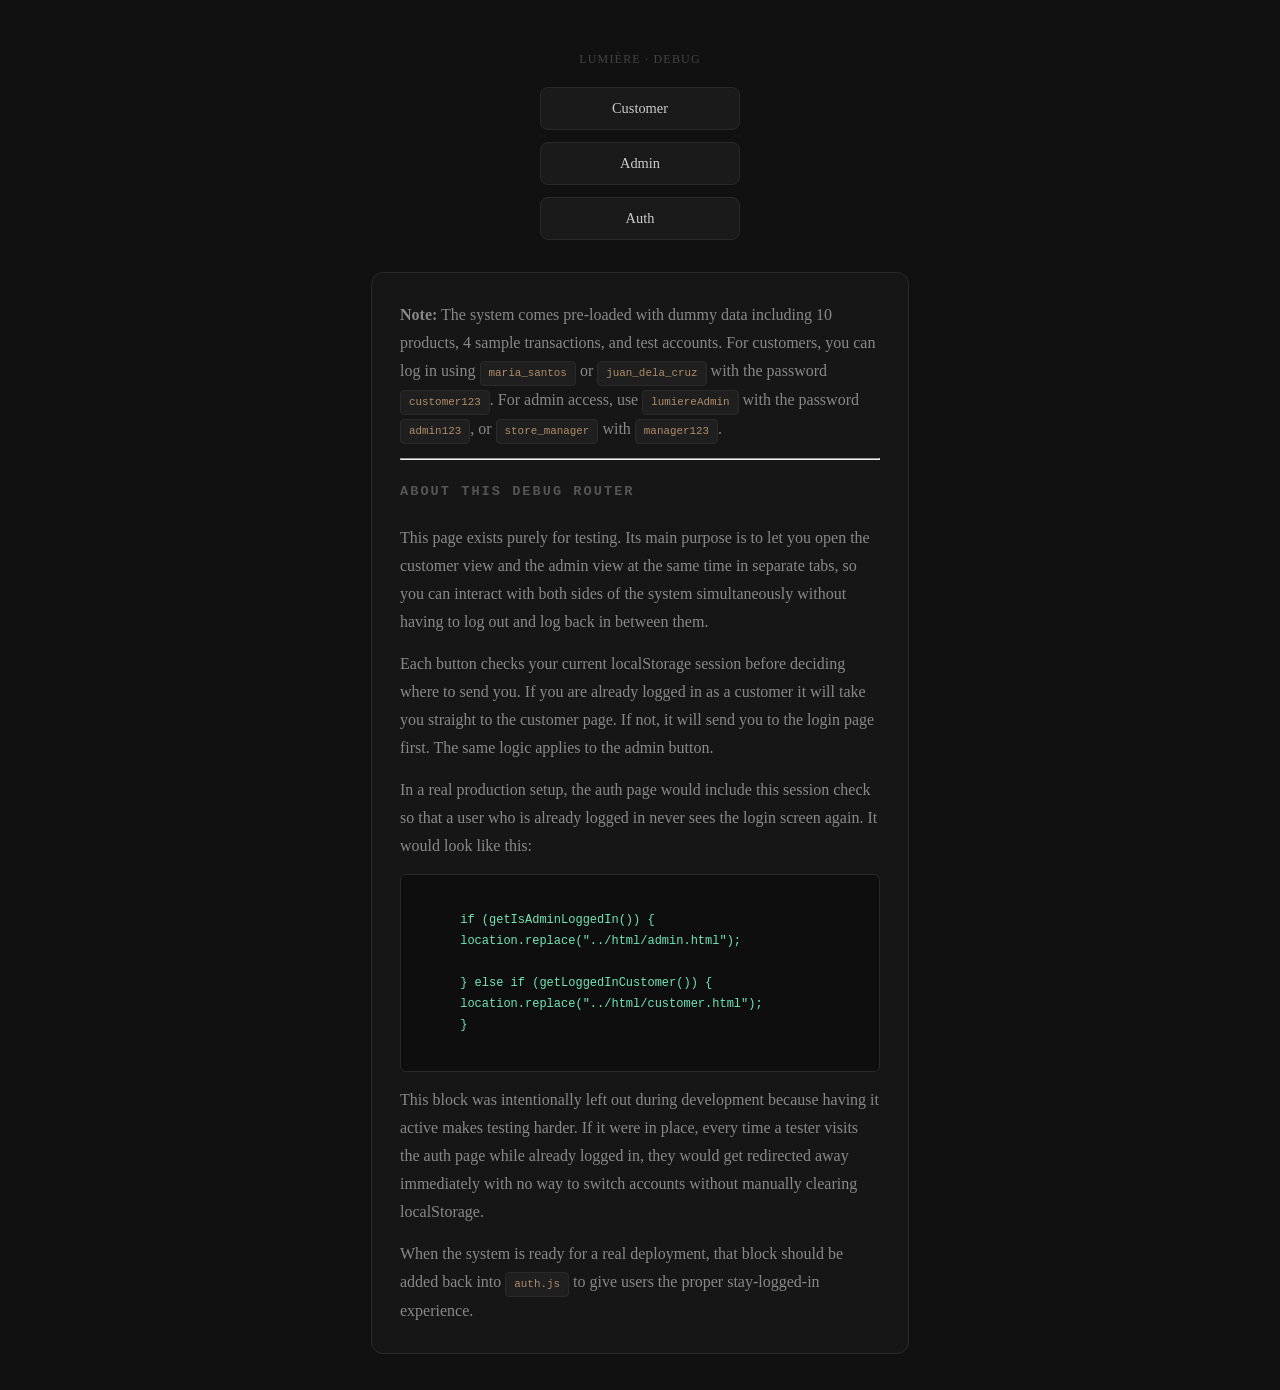
<file: index.html>
<!DOCTYPE html>
<html lang="en">

<head>
  <meta charset="UTF-8" />
  <meta name="viewport" content="width=device-width, initial-scale=1.0" />
  <title>LUMIÈRE</title>
  <style>
    body {
      margin: 0;
      min-height: 100vh;
      display: flex;
      flex-direction: column;
      align-items: center;
      justify-content: center;
      gap: 12px;
      background: #111;
      font-family: Georgia, serif;
      padding: 40px 16px;
    }

    p {
      color: #444;
      font-size: .75rem;
      letter-spacing: .1em;
      margin-bottom: 8px;
    }

    button {
      width: 200px;
      padding: 12px;
      background: #1a1a1a;
      color: #ccc;
      border: 1px solid #2a2a2a;
      border-radius: 8px;
      font-family: inherit;
      font-size: .9rem;
      cursor: pointer;
    }

    button:hover {
      border-color: #b08d6a;
      color: #fff;
    }

    .info-card {
      width: 90vw;
      max-width: 480px;
      background: #161616;
      border: 1px solid #2a2a2a;
      border-radius: 12px;
      padding: 28px 28px;
      margin-top: 20px;
      color: #aaa;
      font-size: .82rem;
      line-height: 1.75;
    }

    .info-card h3 {
      font-size: 0.85rem;
      letter-spacing: .15em;
      text-transform: uppercase;
      color: #555;
      margin: 0 0 14px 0;
      font-family: monospace;
    }

    .info-card p {
      color: #888;
      font-size: 1rem;
      letter-spacing: 0;
      margin: 0 0 14px 0;
      line-height: 1.75;
    }

    .info-card p:last-child {
      margin-bottom: 0;
    }

    .code-block {
      background: #0e0e0e;
      border: 1px solid #2a2a2a;
      border-radius: 6px;
      padding: 14px 16px;
      font-family: monospace;
      font-size: .75rem;
      color: #6ee7b7;
      margin: 14px 0;
      white-space: pre;
      overflow-x: auto;
    }

    .tag {
      display: inline-block;
      font-family: monospace;
      font-size: .68rem;
      background: #1f1f1f;
      color: #b08d6a;
      border: 1px solid #2a2a2a;
      border-radius: 4px;
      padding: 2px 8px;
    }
  </style>
</head>

<body>
  <p>LUMIÈRE · DEBUG</p>
  <button onclick="goTo('customer')">Customer</button>
  <button onclick="goTo('admin')">Admin</button>
  <button onclick="goTo('auth')">Auth</button>

  <div class="info-card">
    <p>
      <strong>Note:</strong> The system comes pre-loaded with dummy data including 10 products, 4 sample
      transactions, and test accounts. For customers, you can log in using <span class="tag">maria_santos</span> or
      <span class="tag">juan_dela_cruz</span> with the password <span class="tag">customer123</span>. For admin access,
      use <span class="tag">lumiereAdmin</span> with the password <span class="tag">admin123</span>, or <span
        class="tag">store_manager</span> with <span class="tag">manager123</span>.
    </p>

    <hr style="margin-bottom: 20px;">

    <h3>About This Debug Router</h3>

    <p style="margin-top: 20px;">
      This page exists purely for testing. Its main purpose is to let you open the customer view and the admin view at
      the same time in separate tabs, so you can interact with both sides of the system simultaneously without having to
      log out and log back in between them.
    </p>

    <p>
      Each button checks your current localStorage session before deciding where to send you. If you are already logged
      in as a customer it will take you straight to the customer page. If not, it will send you to the login page first.
      The same logic applies to the admin button.
    </p>

    <p>
      In a real production setup, the auth page would include this session check so that a user who is already logged in
      never sees the login screen again. It would look like this:
    </p>

    <div class="code-block">
      if (getIsAdminLoggedIn()) {
      location.replace("../html/admin.html");

      } else if (getLoggedInCustomer()) {
      location.replace("../html/customer.html");
      }
    </div>

    <p>
      This block was intentionally left out during development because having it active makes testing harder. If it were
      in place, every time a tester visits the auth page while already logged in, they would get redirected away
      immediately with no way to switch accounts without manually clearing localStorage.
    </p>

    <p>
      When the system is ready for a real deployment, that block should be added back into
      <span class="tag">auth.js</span> to give users
      the proper stay-logged-in experience.
    </p>
  </div>

  <script>
    function goTo(target) {
      var base = "./html/";
      var customer = null, isAdmin = false;
      try {
        customer = JSON.parse(localStorage.getItem("loggedInCustomer"));
        isAdmin = JSON.parse(localStorage.getItem("isAdminLoggedIn"));
      } catch (e) { console.error("localStorage parse error:", e); }

      var url = base + (
        target === "customer" ? (customer ? "customer.html" : "auth.html") :
          target === "admin" ? (isAdmin ? "admin.html" : "auth.html") :
            "auth.html"
      );
      window.open(url, "_blank");
    }
  </script>
</body>

</html>
</file>
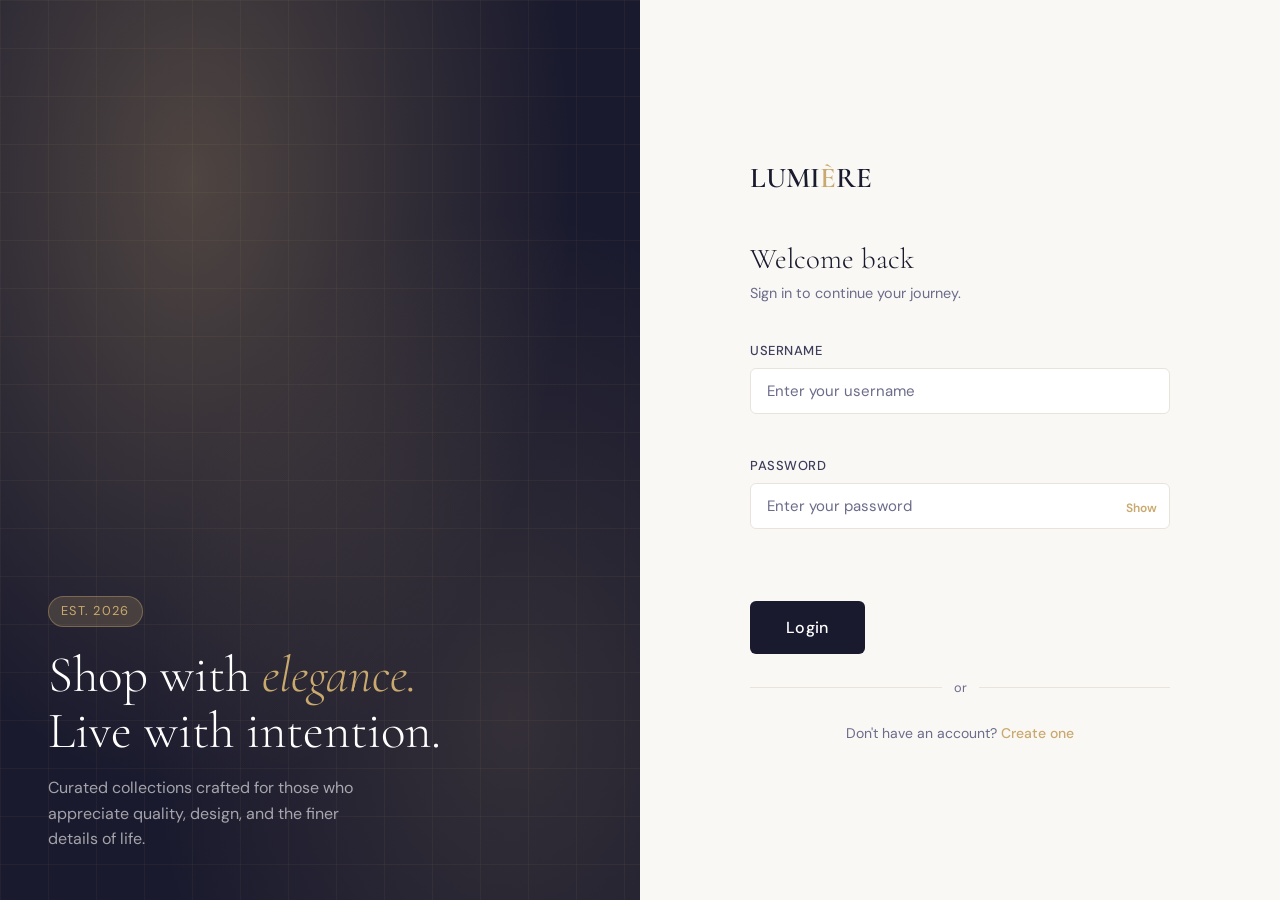
<file: html/admin.html>
<!DOCTYPE html>
<html lang="en">

<head>
  <meta charset="UTF-8" />
  <meta name="viewport" content="width=device-width, initial-scale=1.0" />
  <title>LUMIÈRE – Admin</title>
  <link rel="stylesheet" href="../css/style.css" />
  <link rel="stylesheet" href="https://cdnjs.cloudflare.com/ajax/libs/font-awesome/6.1.1/css/all.min.css">
</head>

<body>
  <!-- ADMIN PAGE -->
  <section id="admin-section" class="root-section">
    <nav class="navbar">
      <div class="container navbar-inner">
        <a href="#" class="navbar-brand" onclick="return showView('admin-dashboard-view');">
          LUMI<span>È</span>RE
          <span
            style="font-size:.75rem;font-family:var(--font-body);color:var(--accent);letter-spacing:.1em;text-transform:uppercase;vertical-align:middle;">
            Admin
          </span>
        </a>
        <ul class="navbar-nav">
          <li><a href="#" class="nav-link active" onclick="return showView('admin-dashboard-view');">Dashboard</a></li>
          <li><a href="#" class="nav-link" onclick="return showView('admin-transactions-view');">Transactions</a></li>
          <li><a href="#" class="nav-link" onclick="return showView('admin-products-view');">Products</a></li>
        </ul>
        <div class="navbar-actions">
          <button type="button" class="btn btn-outline btn-sm" id="logoutBtn">Logout</button>
        </div>
      </div>
    </nav>

    <nav class="navbar mobile-nav">
      <ul style="display:flex;justify-content:center;">
        <li><a href="#" class="nav-link active" onclick="return showView('admin-dashboard-view');">Dashboard</a></li>
        <li><a href="#" class="nav-link" onclick="return showView('admin-transactions-view');">Transactions</a></li>
        <li><a href="#" class="nav-link" onclick="return showView('admin-products-view');">Products</a></li>
      </ul>
    </nav>

    <div class="dashboard-layout">
      <aside class="sidebar">
        <div class="sidebar-section">
          <div class="sidebar-label">Overview</div>
          <nav class="sidebar-nav">
            <a href="#" class="active" onclick="return showView('admin-dashboard-view');">
              <span class="nav-icon"><i class="fa-solid fa-chart-bar"></i></span> Dashboard
            </a>
            <a href="#" onclick="return showView('admin-transactions-view');">
              <span class="nav-icon"><i class="fa-solid fa-credit-card"></i></span> Transactions
            </a>
            <a href="#" onclick="return showView('admin-products-view');">
              <span class="nav-icon"><i class="fa-solid fa-apple-whole"></i></span> Products
            </a>
          </nav>
        </div>
        <div class="sidebar-section">
          <div class="sidebar-label">Account</div>
          <nav class="sidebar-nav">
            <a href="#" id="logoutBtnSidebar"><span class="nav-icon">→</span> Logout</a>
          </nav>
        </div>
      </aside>

      <main class="dashboard-content">

        <!-- Dashboard View -->
        <section id="admin-dashboard-view" class="sub-section">
          <h1 class="page-title">Admin Dashboard</h1>
          <p class="page-subtitle">Welcome back. Here's what's happening with your store.</p>

          <!-- Stats cards -->
          <div class="stats-grid">
            <div class="stat-card">
              <div class="stat-icon"><i class="fa-solid fa-store" style="color:#A8834A;"></i></div>
              <div class="stat-value" id="total-products"></div>
              <div class="stat-label">Total Products</div>
            </div>
            <div class="stat-card blue">
              <div class="stat-icon"><i class="fa-solid fa-cash-register" style="color:rgb(6,62,172);"></i></div>
              <div class="stat-value" id="total-orders">0</div>
              <div class="stat-label">Total Orders</div>
            </div>
            <div class="stat-card green">
              <div class="stat-icon"><i class="fa-solid fa-coins" style="color:rgb(6,172,25);"></i></div>
              <div class="stat-value" id="total-revenue">&#8369;0</div>
              <div class="stat-label">Revenue</div>
            </div>
            <div class="stat-card red">
              <div class="stat-icon"><i class="fa-solid fa-backward" style="color:rgb(172,6,6);"></i></div>
              <div class="stat-value" id="pending-returns">0</div>
              <div class="stat-label">Pending Returns</div>
            </div>
          </div>

          <!-- Logged-in admin info -->
          <section style="margin-bottom:32px;">
            <h2 style="font-family:var(--font-display);font-weight:300;margin-bottom:16px;">Logged In As</h2>
            <div class="card">
              <div class="card-body" style="display:flex;gap:24px;flex-wrap:wrap;align-items:center;">
                <div
                  style="width:52px;height:52px;border-radius:50%;background:var(--accent-pale);display:flex;align-items:center;justify-content:center;font-size:1.4rem;color:var(--accent-dark);">
                  <i class="fa-solid fa-user-shield"></i>
                </div>
                <div>
                  <div style="font-weight:600;font-size:1rem;" id="loggedin-admin-name">—</div>
                  <div style="font-size:.85rem;color:#888;" id="loggedin-admin-username">—</div>
                  <div style="font-size:.8rem;color:#aaa;margin-top:2px;" id="loggedin-admin-email">—</div>
                </div>
                <div style="margin-left:auto;font-size:.82rem;color:#aaa;" id="loggedin-admin-contact">—</div>
              </div>
            </div>
          </section>

          <section style="margin-bottom:48px;">
            <h2 style="font-family:var(--font-display);font-weight:300;margin-bottom:16px;color:#DC2626;">Data Wiping
              Zone</h2>
            <div class="card" style="border:1px solid #fca5a5;">
              <div class="card-body"
                style="display:flex;align-items:center;justify-content:space-between;flex-wrap:wrap;gap:16px;">
                <div>
                  <div style="font-weight:600;font-size:.95rem;margin-bottom:4px;">Clear All Lumiere Data</div>
                  <div style="font-size:.82rem;color:#aaa;">Wipes localStorage entirely: customers, products,
                    transactions, sessions. Cannot be undone.</div>
                </div>
                <button type="button" class="btn btn-sm" id="clearStorageBtn"
                  style="background:#DC2626;color:#fff;border:none;white-space:nowrap;">
                  <i class="fa-solid fa-trash"></i> Clear Storage
                </button>
              </div>
            </div>
          </section>

          <!-- Admin accounts table -->
          <section style="margin-bottom:48px;">
            <div
              style="display:flex;align-items:center;justify-content:space-between;flex-wrap:wrap;gap:12px;margin-bottom:16px;">
              <h2 style="font-family:var(--font-display);font-weight:300;margin:0;">Admin Accounts</h2>
              <button type="button" class="btn btn-accent btn-sm" id="openAddAdminModalBtn">
                <i class="fa-solid fa-plus"></i> Add Admin
              </button>
            </div>
            <div class="orders-table-wrap">
              <table>
                <thead>
                  <tr>
                    <th>Name</th>
                    <th>Email</th>
                    <th>Contact No.</th>
                    <th>Username</th>
                    <th>Actions</th>
                  </tr>
                </thead>
                <tbody id="admin-accounts-tbody">
                  <!-- rows injected by JS -->
                </tbody>
              </table>
            </div>
          </section>
        </section>

        <!-- Products View -->
        <section id="admin-products-view" class="sub-section hidden">
          <div
            style="display:flex;align-items:center;justify-content:space-between;flex-wrap:wrap;gap:12px;margin-bottom:8px;">
            <div>
              <h1 class="page-title" style="margin-bottom:4px;">Product Catalogue</h1>
              <p class="page-subtitle" style="margin:0;">Manage your products conveniently.</p>
            </div>
            <button type="button" class="btn btn-accent" id="openAddProductModalBtn">
              <i class="fa-solid fa-plus"></i> Add Product
            </button>
          </div>

          <div style="display:flex;gap:16px;align-items:center;flex-wrap:wrap;margin-bottom:20px;margin-top:20px;">
            <div class="search-bar" style="flex:1;min-width:240px;">
              <span class="search-icon"><i class="fa-solid fa-magnifying-glass"></i></span>
              <input type="search" id="admin-product-search-input" placeholder="Search products…" autocomplete="off" />
              <button type="button" class="btn btn-sm btn-accent" id="search-btn"
                style="border-radius:100px;padding:6px 18px;">Search</button>
              <i class="fa-solid fa-arrow-rotate-left" id="reset-icon"></i>
            </div>
            <select id="admin-category-filter-dropdown" class="filter-select">
              <option value="">All Categories</option>
              <option value="electronics">Electronics</option>
              <option value="clothing">Clothing</option>
              <option value="groceries">Groceries</option>
              <option value="health-beauty">Health &amp; Beauty</option>
              <option value="home-living">Home &amp; Living</option>
            </select>
          </div>

          <p style="margin:0 0 15px 15px;" id="search-result-message"></p>

          <div id="admin-product-grid"
            style="display:grid;grid-template-columns:repeat(auto-fill, minmax(260px, 1fr));gap:24px;">
          </div>
          <div class="product-grid hidden" id="search-results-grid"></div>
        </section>

        <!-- Transactions View -->
        <section id="admin-transactions-view" class="sub-section hidden">
          <h1 class="page-title">Transaction Processing</h1>
          <p class="page-subtitle">Handle purchases, process returns, and manage payment status.</p>

          <!-- Process transaction form -->
          <section class="transaction-section">
            <h3><span class="section-icon"><i class="fa-solid fa-user-gear"></i></span> Process Transaction</h3>
            <form id="process-transaction-form" novalidate>
              <div class="form-row">
                <div class="form-group">
                  <label class="form-label" for="txn-order-id-input">Transaction ID</label>
                  <input type="text" id="txn-order-id-input" class="form-control" placeholder="e.g. 1, 2, 3" />
                  <p class="validation-msg error" id="txn-order-id-error"></p>
                </div>
                <div class="form-group">
                  <label class="form-label" for="txn-action-select">Action</label>
                  <select id="txn-action-select" class="form-control">
                    <option value="">— Select Action —</option>
                    <option value="Processing">Confirm Payment → Processing</option>
                    <option value="Shipped">Process Shipment → Shipped</option>
                    <option value="Delivered">Mark as Delivered</option>
                    <option value="Processing Return">Grant Return Request</option>
                    <option value="Issuing Refund">Grant Refund Request</option>
                    <option value="Returned">Finalise Return → Returned</option>
                    <option value="Refunded">Finalise Refund → Refunded</option>
                    <option value="Denied Return">Deny Return/Refund → Completed</option>
                    <option value="Cancelled">Cancel Order</option>
                  </select>
                  <p class="validation-msg error" id="txn-action-error"></p>
                </div>
              </div>
              <div style="display:flex;gap:12px;flex-wrap:wrap;">
                <button type="button" class="btn btn-primary btn-lg" id="executeActionBtn">Execute Action</button>
                <button type="reset" class="btn btn-ghost" id="clearTxnFormBtn">Clear</button>
              </div>
            </form>
          </section>

          <!-- Active orders table -->
          <section class="transaction-section">
            <h3>
              <span class="section-icon"><i class="fa-solid fa-spinner"></i></span>
              Processing Orders
              <span
                style="font-size:.75rem;font-family:var(--font-body);background:#EFF6FF;color:#1D4ED8;padding:3px 10px;border-radius:100px;font-weight:500;margin-left:8px;">Active</span>
            </h3>
            <div class="orders-table-wrap">
              <table>
                <thead>
                  <tr>
                    <th>Transaction ID</th>
                    <th>Customer</th>
                    <th>Items</th>
                    <th>Total</th>
                    <th>Payment</th>
                    <th>Delivery</th>
                    <th>Status</th>
                  </tr>
                </thead>
                <tbody id="admin-processing-tbody"></tbody>
              </table>
            </div>
          </section>

          <!-- Completed orders table -->
          <section class="transaction-section">
            <h3>
              <span class="section-icon"><i class="fa-solid fa-check-to-slot"></i></span>
              Completed Orders
              <span
                style="font-size:.75rem;font-family:var(--font-body);background:#F0FBF4;color:var(--success);padding:3px 10px;border-radius:100px;font-weight:500;margin-left:8px;">Closed</span>
            </h3>
            <div class="orders-table-wrap">
              <table>
                <thead>
                  <tr>
                    <th>Transaction ID</th>
                    <th>Customer</th>
                    <th>Items</th>
                    <th>Total</th>
                    <th>Payment</th>
                    <th>Delivery</th>
                    <th>Status</th>
                  </tr>
                </thead>
                <tbody id="admin-completed-tbody"></tbody>
              </table>
            </div>
          </section>
        </section>

      </main>
    </div><!-- /dashboard-layout -->

    <footer id="app-footer">
      <div class="container">
        <div class="footer-bottom">
          <span>© 2026 LUMIÈRE. All rights reserved.</span>
          <span style="color:rgba(255,255,255,.4);font-size:.8rem;">ITEW2 - Midterm Group Research Project</span>
        </div>
      </div>
    </footer>
  </section>

  <!-- ADD ADMIN MODAL -->
  <section class="modal" id="add-admin-modal" style="display:none;">
    <button type="button" class="close-btn" id="closeAddAdminModal">✕ Close</button>
    <h2 style="font-family:var(--font-display);font-weight:300;margin-bottom:24px;">Add Admin Account</h2>
    <div class="card">
      <div class="card-body">
        <form id="add-admin-form" novalidate>
          <div class="form-row">
            <div class="form-group">
              <label class="form-label" for="admin-name">Full Name</label>
              <input type="text" id="admin-name" class="form-control" placeholder="e.g. Alexandra Moreau" />
              <p class="validation-msg error" id="admin-name-error"></p>
            </div>
            <div class="form-group">
              <label class="form-label" for="admin-email">Email Address</label>
              <input type="email" id="admin-email" class="form-control" placeholder="admin@lumiere.com" />
              <p class="validation-msg error" id="admin-email-error"></p>
            </div>
          </div>
          <div class="form-row">
            <div class="form-group">
              <label class="form-label" for="admin-contact">Contact Number</label>
              <input type="tel" id="admin-contact" class="form-control" placeholder="+63 912 345 6789" />
              <p class="validation-msg error" id="admin-contact-error"></p>
            </div>
            <div class="form-group">
              <label class="form-label" for="admin-username">Username</label>
              <input type="text" id="admin-username" class="form-control" placeholder="Choose a username" />
              <p class="validation-msg error" id="admin-username-error"></p>
            </div>
          </div>
          <div class="form-row">
            <div class="form-group" style="position:relative;">
              <label class="form-label" for="admin-password">Password</label>
              <input type="password" id="admin-password" class="form-control" placeholder="Min. 8 characters" />
              <button type="button" class="password-toggle-btn">Show</button>
              <p class="validation-msg error" id="admin-password-error"></p>
            </div>
            <div class="form-group" style="position:relative;">
              <label class="form-label" for="admin-confirm-password">Confirm Password</label>
              <input type="password" id="admin-confirm-password" class="form-control" placeholder="Repeat password" />
              <button type="button" class="password-toggle-btn">Show</button>
              <p class="validation-msg error" id="admin-confirm-password-error"></p>
            </div>
          </div>
          <div style="display:flex;gap:12px;flex-wrap:wrap;margin-top:8px;">
            <button type="button" class="btn btn-accent btn-lg" id="addAdminBtn">Add Admin</button>
            <button type="reset" class="btn btn-ghost" id="clearAddAdminForm">Clear</button>
          </div>
        </form>
      </div>
    </div>
  </section>

  <!-- EDIT ADMIN MODAL -->
  <section class="modal" id="edit-admin-modal" style="display:none;">
    <button type="button" class="close-btn" id="closeEditAdminModal">✕ Close</button>
    <h2 style="font-family:var(--font-display);font-weight:300;margin-bottom:24px;">Edit Admin Account</h2>
    <div class="card">
      <div class="card-body">
        <form id="edit-admin-form" novalidate>
          <div class="form-row">
            <div class="form-group">
              <label class="form-label" for="edit-admin-name">Full Name</label>
              <input type="text" id="edit-admin-name" class="form-control" />
              <p class="validation-msg error" id="edit-admin-name-error"></p>
            </div>
            <div class="form-group">
              <label class="form-label" for="edit-admin-email">Email Address</label>
              <input type="email" id="edit-admin-email" class="form-control" />
              <p class="validation-msg error" id="edit-admin-email-error"></p>
            </div>
          </div>
          <div class="form-row">
            <div class="form-group">
              <label class="form-label" for="edit-admin-contact">Contact Number</label>
              <input type="tel" id="edit-admin-contact" class="form-control" />
              <p class="validation-msg error" id="edit-admin-contact-error"></p>
            </div>
            <div class="form-group">
              <label class="form-label" for="edit-admin-username">Username</label>
              <input type="text" id="edit-admin-username" class="form-control" />
              <p class="validation-msg error" id="edit-admin-username-error"></p>
            </div>
          </div>
          <div style="display:flex;gap:12px;flex-wrap:wrap;margin-top:8px;">
            <button type="button" class="btn btn-accent btn-lg" id="saveEditAdminBtn" data-username="">Save
              Changes</button>
            <button type="reset" class="btn btn-ghost">Clear</button>
          </div>
        </form>
      </div>
    </div>
  </section>

  <!-- ADD PRODUCT MODAL -->
  <section class="modal" id="add-product-modal" style="display:none;">
    <button type="button" class="close-btn" id="closeAddProductModal">✕ Close</button>
    <h2 style="font-family:var(--font-display);font-weight:300;margin-bottom:24px;">Add New Product</h2>
    <div class="card">
      <div class="card-body">
        <form id="add-product-form" novalidate>
          <div class="form-row">
            <div class="form-group">
              <label class="form-label" for="product-category">Category</label>
              <select id="product-category" class="form-control">
                <option value="">— Select Category —</option>
                <option value="electronics">Electronics</option>
                <option value="clothing">Clothing</option>
                <option value="groceries">Groceries</option>
                <option value="health-beauty">Health &amp; Beauty</option>
                <option value="home-living">Home &amp; Living</option>
              </select>
              <p class="validation-msg error" id="product-category-error"></p>
            </div>
            <div class="form-group">
              <label class="form-label" for="product-name">Product Name</label>
              <input type="text" id="product-name" class="form-control" placeholder="e.g. Wireless Headphones" />
              <p class="validation-msg error" id="product-name-error"></p>
            </div>
          </div>
          <div class="form-group">
            <label class="form-label" for="product-description">Description</label>
            <textarea id="product-description" class="form-control" placeholder="Describe the product…"
              rows="3"></textarea>
            <p class="validation-msg error" id="product-description-error"></p>
          </div>
          <div class="form-row">
            <div class="form-group">
              <label class="form-label" for="product-quantity">Quantity in Stock</label>
              <input type="number" id="product-quantity" class="form-control" placeholder="0" min="0" step="1" />
              <p class="validation-msg error" id="product-quantity-error"></p>
            </div>
            <div class="form-group">
              <label class="form-label" for="product-price">Price (₱)</label>
              <input type="number" id="product-price" class="form-control" placeholder="0.00" min="0" step="0.01" />
              <p class="validation-msg error" id="product-price-error"></p>
            </div>
          </div>
          <div class="form-group">
            <label class="form-label" for="product-image-url">Image Hosting URL</label>
            <p class="form-hint">Optional – A placeholder image will be used if left empty or invalid.</p>
            <input type="text" id="product-image-url" class="form-control"
              placeholder="e.g. https://example.com/image.jpg" />
          </div>
          <div style="display:flex;gap:12px;align-items:center;flex-wrap:wrap;">
            <button type="button" class="btn btn-accent btn-lg" id="addProductBtn">＋ Add Product</button>
            <button type="reset" class="btn btn-ghost" id="clearAddProductForm">Clear Form</button>
          </div>
        </form>
      </div>
    </div>
  </section>

  <!-- UPDATE PRODUCT MODAL -->
  <section class="modal" id="admin-update-product-section" style="display:none;">
    <button type="button" class="close-btn" id="closeUpdateModal">✕ Close</button>
    <h2 style="font-family:var(--font-display);font-weight:300;margin-bottom:24px;">Update Product</h2>
    <div class="card">
      <div class="card-body">
        <form id="update-product-form" novalidate>
          <div class="form-row">
            <div class="form-group">
              <label class="form-label" for="update-product-category">Category</label>
              <select id="update-product-category" class="form-control">
                <option value="">— Select Category —</option>
                <option value="electronics">Electronics</option>
                <option value="clothing">Clothing</option>
                <option value="groceries">Groceries</option>
                <option value="health-beauty">Health &amp; Beauty</option>
                <option value="home-living">Home &amp; Living</option>
              </select>
              <p class="validation-msg error" id="update-product-category-error"></p>
            </div>
            <div class="form-group">
              <label class="form-label" for="update-product-name">Product Name</label>
              <input type="text" id="update-product-name" class="form-control" placeholder="e.g. Wireless Headphones" />
              <p class="validation-msg error" id="update-product-name-error"></p>
            </div>
          </div>
          <div class="form-group">
            <label class="form-label" for="update-product-description">Description</label>
            <textarea id="update-product-description" class="form-control" placeholder="Describe the product…"
              rows="3"></textarea>
            <p class="validation-msg error" id="update-product-description-error"></p>
          </div>
          <div class="form-row">
            <div class="form-group">
              <label class="form-label" for="update-product-quantity">Quantity in Stock</label>
              <input type="number" id="update-product-quantity" class="form-control" placeholder="0" min="0" step="1" />
              <p class="validation-msg error" id="update-product-quantity-error"></p>
            </div>
            <div class="form-group">
              <label class="form-label" for="update-product-price">Price (₱)</label>
              <input type="number" id="update-product-price" class="form-control" placeholder="0.00" min="0"
                step="0.01" />
              <p class="validation-msg error" id="update-product-price-error"></p>
            </div>
          </div>
          <div class="form-group">
            <label class="form-label" for="update-product-image-url">Image Hosting URL</label>
            <p class="form-hint">Optional – A placeholder image will be used if left empty or invalid.</p>
            <input type="text" id="update-product-image-url" class="form-control"
              placeholder="e.g. https://example.com/image.jpg" />
          </div>
          <div style="display:flex;gap:12px;align-items:center;flex-wrap:wrap;">
            <button type="button" class="btn btn-accent btn-lg" id="updateProductBtn" data-id="">＋ Update
              Product</button>
            <button type="reset" class="btn btn-ghost">Clear Form</button>
          </div>
        </form>
      </div>
    </div>
  </section>

  <div class="modal-backdrop hidden"></div>

  <!-- Scripts -->
  <script src="https://code.jquery.com/jquery-3.7.1.min.js"></script>
  <script src="../js/shared.js"></script>
  <script src="../js/admin.js"></script>
</body>

</html>
</file>
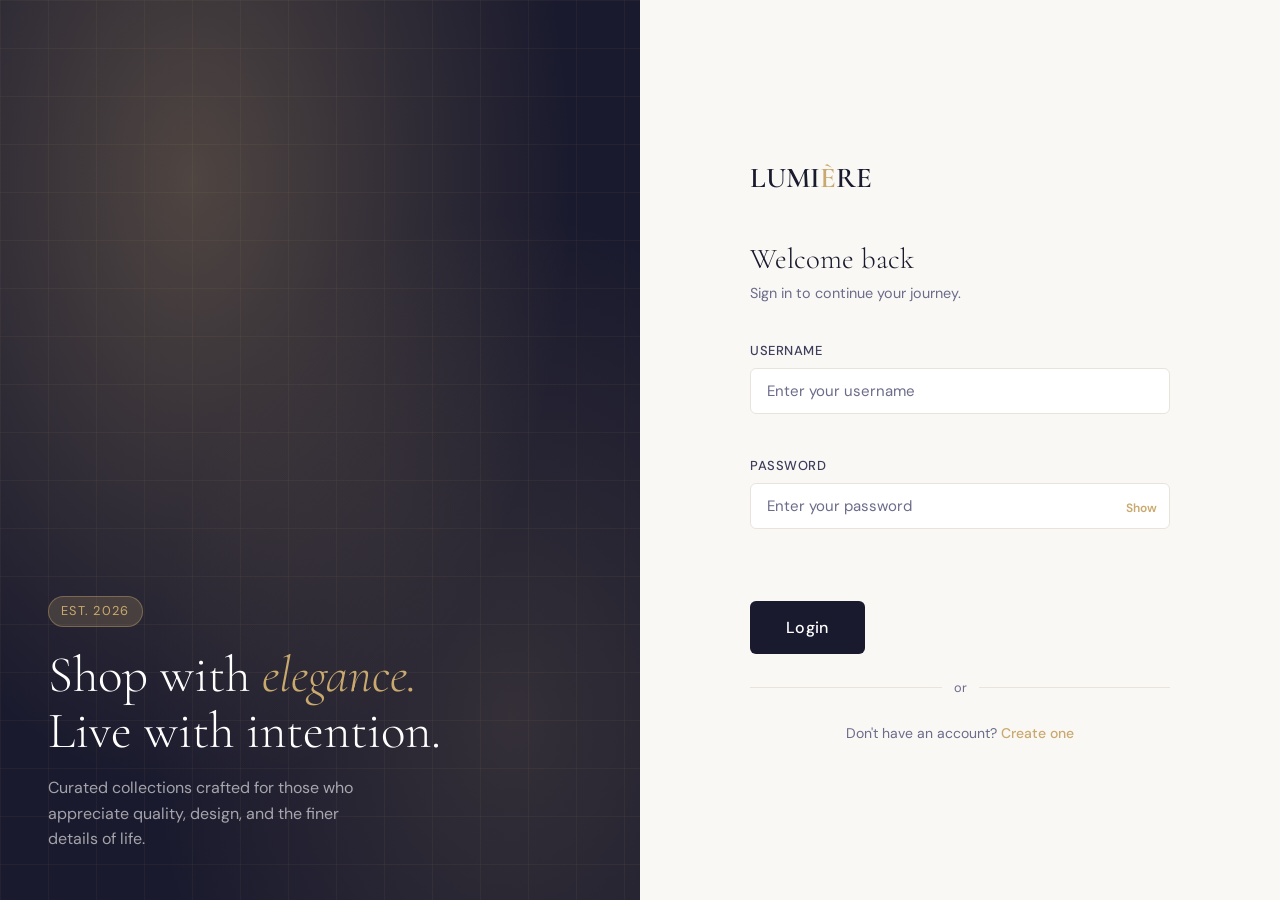
<file: html/auth.html>
<!DOCTYPE html>
<html lang="en">
<head>
  <meta charset="UTF-8" />
  <meta name="viewport" content="width=device-width, initial-scale=1.0" />
  <title>LUMIÈRE – Sign In</title>
  <link rel="stylesheet" href="../css/style.css" />
  <link rel="stylesheet" href="https://cdnjs.cloudflare.com/ajax/libs/font-awesome/6.1.1/css/all.min.css">
</head>
<body>

  <!-- LOGIN PAGE -->
  <section id="auth-section" class="root-section">
    <main class="auth-page">

      <!-- Left visual panel -->
      <aside class="auth-visual">
        <div class="auth-visual-bg"></div>
        <div class="auth-visual-grid"></div>
        <div class="auth-visual-content">
          <span class="auth-visual-tag">Est. 2026</span>
          <h1>Shop with <em>elegance.</em><br />Live with intention.</h1>
          <p>Curated collections crafted for those who appreciate quality, design, and the finer details of life.</p>
        </div>
      </aside>

      <!-- Right login form -->
      <section class="auth-form-section">
        <div class="auth-form-box">
          <div class="auth-logo">LUMI<span>È</span>RE</div>
          <h2 class="auth-title">Welcome back</h2>
          <p class="auth-subtitle">Sign in to continue your journey.</p>

          <form id="login-form" novalidate>

            <div class="form-group">
              <label class="form-label" for="login-username">Username</label>
              <input type="text" id="login-username" name="username" class="form-control"
                placeholder="Enter your username" autocomplete="username" />
              <p class="validation-msg error" id="login-username-error"></p>
            </div>

            <div class="form-group">
              <label class="form-label" for="login-password">Password</label>
              <div style="position:relative;">
                <input type="password" id="login-password" name="password" class="form-control"
                  placeholder="Enter your password" autocomplete="current-password" />
                <button type="button" id="login-show-password" class="password-toggle-btn">Show</button>
              </div>
              <p class="validation-msg error" id="login-password-error"></p>
            </div>

            <p class="validation-msg error" style="margin-bottom:12px;" id="account-login-error"></p>

            <div style="display:flex;gap:12px;flex-wrap:wrap;">
              <button type="button" class="btn btn-primary btn-lg" id="loginBtn">Login</button>
            </div>

          </form>

          <div class="auth-divider">or</div>
          <div class="auth-link-row">
            Don't have an account?
            <a href="createAccount.html" class="auth-link">Create one</a>
          </div>
        </div>
      </section>

    </main>
  </section>

  <script src="https://code.jquery.com/jquery-3.7.1.min.js"></script>
  <script src="../js/shared.js"></script>
  <script src="../js/auth.js"></script>
</body>
</html>
</file>
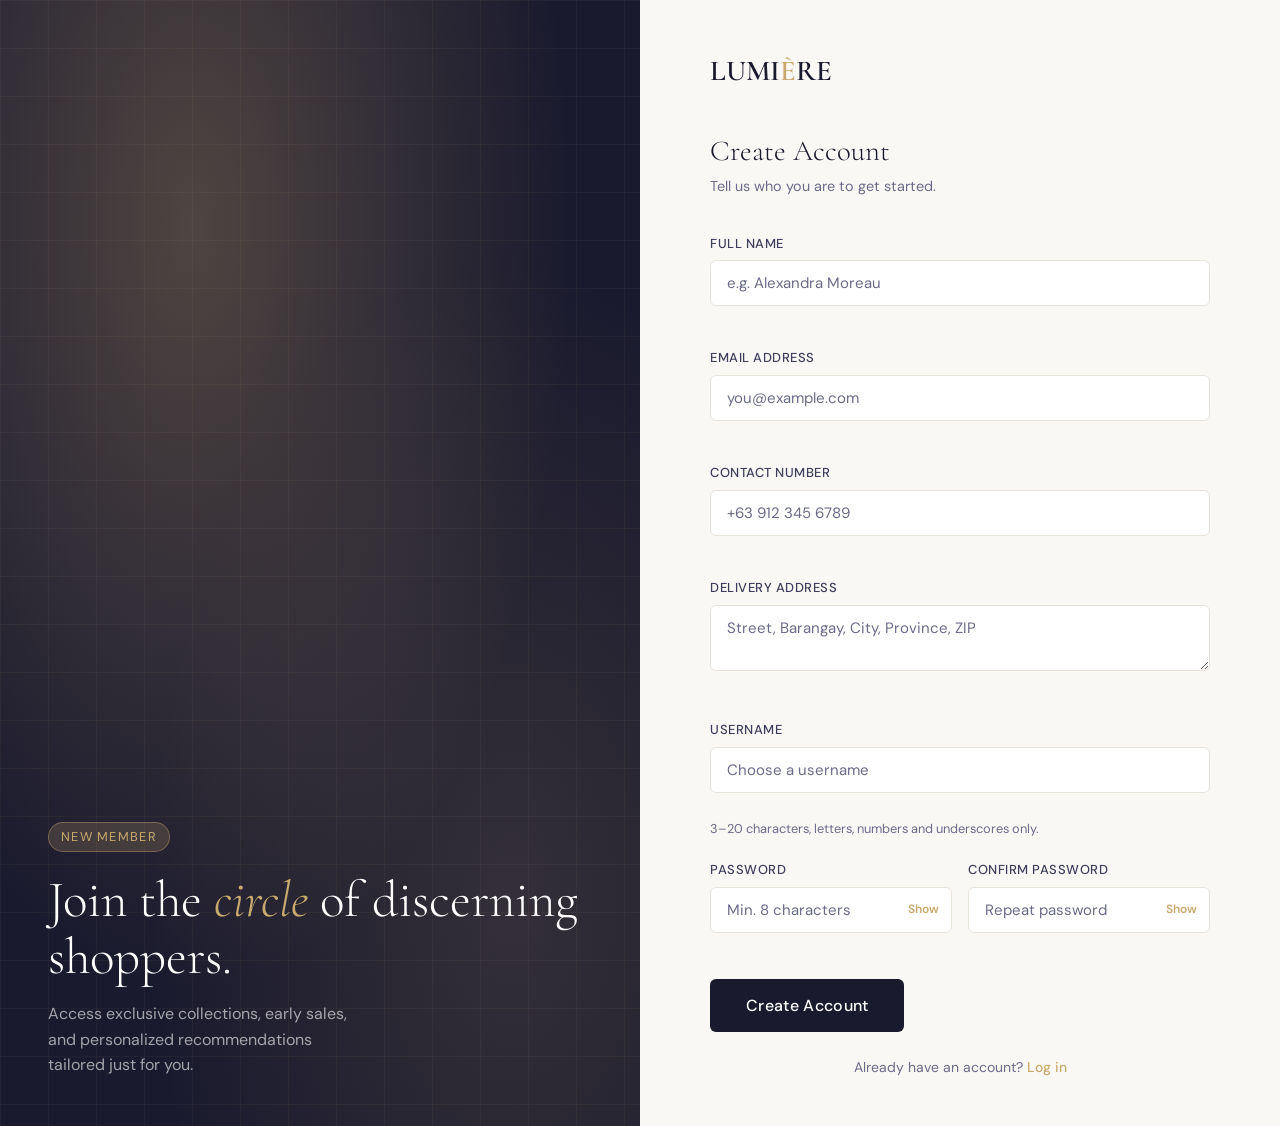
<file: html/createAccount.html>
<!DOCTYPE html>
<html lang="en">
<head>
  <meta charset="UTF-8" />
  <meta name="viewport" content="width=device-width, initial-scale=1.0" />
  <title>LUMIÈRE – Create Account</title>
  <link rel="stylesheet" href="../css/style.css" />
  <link rel="stylesheet" href="https://cdnjs.cloudflare.com/ajax/libs/font-awesome/6.1.1/css/all.min.css">
</head>
<body>

  <!-- CREATE ACCOUNT PAGE -->
  <section id="create-section" class="root-section">
    <main class="auth-page">

      <!-- Left visual panel -->
      <aside class="auth-visual">
        <div class="auth-visual-bg"></div>
        <div class="auth-visual-grid"></div>
        <div class="auth-visual-content">
          <span class="auth-visual-tag">New Member</span>
          <h1>Join the <em>circle</em> of discerning shoppers.</h1>
          <p>Access exclusive collections, early sales, and personalized recommendations tailored just for you.</p>
        </div>
      </aside>

      <!-- Right registration form -->
      <section class="auth-form-section">
        <div class="auth-form-box" style="max-width:500px;">
          <div class="auth-logo">LUMI<span style="color:var(--accent)">È</span>RE</div>
          <h2 class="auth-title">Create Account</h2>
          <p class="auth-subtitle">Tell us who you are to get started.</p>

          <form id="signup-form" novalidate>

            <div class="form-group">
              <label class="form-label" for="signup-fullname">Full Name</label>
              <input type="text" id="signup-fullname" name="fullname" class="form-control"
                placeholder="e.g. Alexandra Moreau" autocomplete="name" />
              <p class="validation-msg error" id="signup-fullname-error"></p>
            </div>

            <div class="form-group">
              <label class="form-label" for="signup-email">Email Address</label>
              <input type="email" id="signup-email" name="email" class="form-control"
                placeholder="you@example.com" autocomplete="email" />
              <p class="validation-msg error" id="signup-email-error"></p>
            </div>

            <div class="form-group">
              <label class="form-label" for="signup-contact">Contact Number</label>
              <input type="tel" id="signup-contact" name="contact" class="form-control"
                placeholder="+63 912 345 6789" autocomplete="tel" />
              <p class="validation-msg error" id="signup-contact-error"></p>
            </div>

            <div class="form-group">
              <label class="form-label" for="signup-address">Delivery Address</label>
              <textarea id="signup-address" name="address" class="form-control"
                placeholder="Street, Barangay, City, Province, ZIP" rows="2"></textarea>
              <p class="validation-msg error" id="signup-address-error"></p>
            </div>

            <div class="form-group">
              <label class="form-label" for="signup-username">Username</label>
              <input type="text" id="signup-username" name="username" class="form-control"
                placeholder="Choose a username" autocomplete="username" />
              <p class="validation-msg error" id="signup-username-error"></p>
              <p class="form-hint">3–20 characters, letters, numbers and underscores only.</p>
            </div>

            <div class="form-row">
              <div class="form-group" style="margin-bottom:0; position:relative;">
                <label class="form-label" for="signup-password">Password</label>
                <input type="password" id="signup-password" name="password" class="form-control"
                  placeholder="Min. 8 characters" autocomplete="new-password" />
                <button type="button" id="signup-show-password" class="password-toggle-btn">Show</button>
                <p class="validation-msg error" id="signup-password-error"></p>
              </div>
              <div class="form-group" style="margin-bottom:0; position:relative;">
                <label class="form-label" for="signup-confirm-password">Confirm Password</label>
                <input type="password" id="signup-confirm-password" name="confirm-password" class="form-control"
                  placeholder="Repeat password" autocomplete="new-password" />
                <button type="button" id="signup-show-confirm" class="password-toggle-btn">Show</button>
                <p class="validation-msg error" id="signup-confirm-password-error"></p>
              </div>
            </div>

            <div style="margin-top:24px;display:flex;gap:12px;flex-wrap:wrap;">
              <button type="button" class="btn btn-primary btn-lg" id="createAccountBtn">
                Create Account
              </button>
            </div>

          </form>

          <div class="auth-link-row">
            Already have an account?
            <a href="auth.html" class="auth-link">Log in</a>
          </div>
        </div>
      </section>

    </main>
  </section>

  <script src="https://code.jquery.com/jquery-3.7.1.min.js"></script>
  <script src="../js/shared.js"></script>
  <script src="../js/createAccount.js"></script>
</body>
</html>
</file>
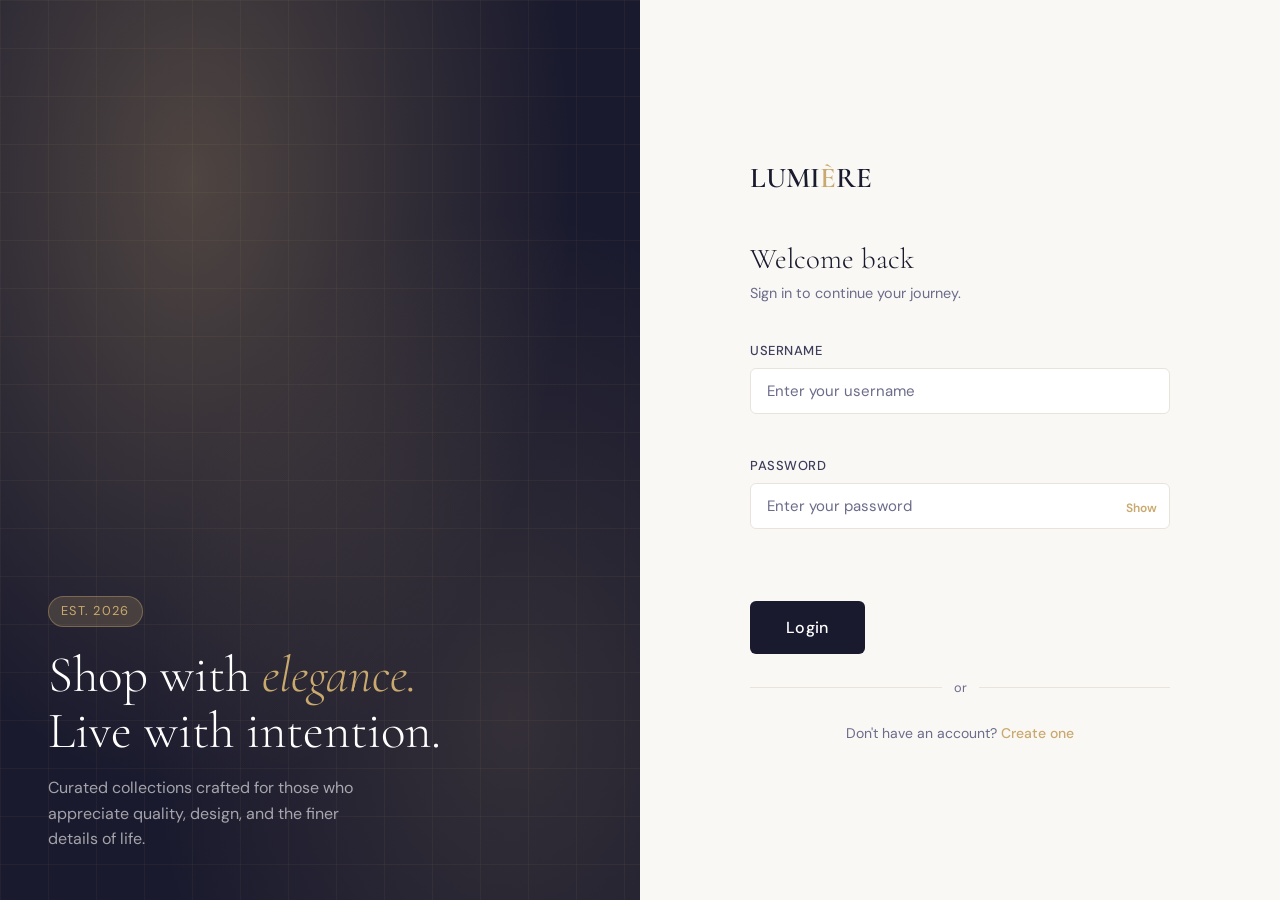
<file: html/customer.html>
<!DOCTYPE html>
<html lang="en">

<head>
  <meta charset="UTF-8" />
  <meta name="viewport" content="width=device-width, initial-scale=1.0" />
  <title>LUMIÈRE – Shop</title>
  <link rel="stylesheet" href="../css/style.css" />
  <link rel="stylesheet" href="https://cdnjs.cloudflare.com/ajax/libs/font-awesome/6.1.1/css/all.min.css">
</head>

<body>

  <!-- CUSTOMER PAGE -->
  <section id="customer-section" class="root-section">

    <nav class="navbar">
      <div class="container navbar-inner">
        <a href="#" class="navbar-brand" onclick="return showView('customer-home-view');">LUMI<span>È</span>RE</a>
        <ul class="navbar-nav">
          <li><a href="#" class="nav-link active" onclick="return showView('customer-home-view');">Home</a></li>
          <li><a href="#" class="nav-link"         onclick="return showView('customer-cart-view');">Cart</a></li>
          <li><a href="#" class="nav-link"         onclick="return showView('customer-orders-view');">Orders</a></li>
          <li><a href="#" class="nav-link"         onclick="return showView('customer-profile-view');">Profile</a></li>
        </ul>
        <div class="navbar-actions">
          <button type="button" class="btn btn-outline btn-sm" id="logoutBtn">Logout</button>
        </div>
      </div>
    </nav>

    <nav class="navbar mobile-nav">
      <ul style="display:flex;justify-content:center;">
        <li><a href="#" class="nav-link active" onclick="return showView('customer-home-view');">Home</a></li>
        <li><a href="#" class="nav-link"         onclick="return showView('customer-cart-view');">Cart</a></li>
        <li><a href="#" class="nav-link"         onclick="return showView('customer-orders-view');">Orders</a></li>
        <li><a href="#" class="nav-link"         onclick="return showView('customer-profile-view');">Profile</a></li>
      </ul>
    </nav>

    <div class="customer-layout">
      <aside class="sidebar">
        <div class="sidebar-section">
          <div class="sidebar-label">Shop</div>
          <nav class="sidebar-nav">
            <a href="#" class="active" onclick="return showView('customer-home-view');">
              <span class="nav-icon"><i class="fa-solid fa-house"></i></span> Home
            </a>
            <a href="#" onclick="return showView('customer-cart-view');">
              <span class="nav-icon"><i class="fa-solid fa-cart-shopping"></i></span> Cart
            </a>
            <a href="#" onclick="return showView('customer-orders-view');">
              <span class="nav-icon"><i class="fa-solid fa-box-open"></i></span> Orders
            </a>
          </nav>
        </div>
        <div class="sidebar-section">
          <div class="sidebar-label">Account</div>
          <nav class="sidebar-nav">
            <a href="#" onclick="return showView('customer-profile-view');">
              <span class="nav-icon"><i class="fa-solid fa-circle-user"></i></span> Profile
            </a>
            <a href="#" id="logoutBtnSidebar">
              <span class="nav-icon">→</span> Logout
            </a>
          </nav>
        </div>
      </aside>

      <main class="customer-content">

        <!-- Home View -->
        <section id="customer-home-view" class="sub-section">
          <div class="card" style="margin-bottom:24px;">
            <div class="card-body">
              <div style="font-size:.75rem;letter-spacing:.15em;text-transform:uppercase;color:var(--accent);font-weight:600;margin-bottom:12px;">
                New Season Collection
              </div>
              <h1 style="font-family:var(--font-display);font-size:clamp(2rem,5vw,3.2rem);font-weight:300;line-height:1.1;margin-bottom:12px;">
                Discover Pieces Worth Keeping<em style="color:var(--accent);font-style:italic;">.</em>
              </h1>
              <p style="margin-bottom:0;">From everyday essentials to statement finds, curated with care.</p>
            </div>
          </div>

          <div style="display:flex;gap:16px;align-items:center;flex-wrap:wrap;margin-bottom:20px;">
            <div class="search-bar" style="flex:1;min-width:240px;">
              <span class="search-icon"><i class="fa-solid fa-magnifying-glass"></i></span>
              <input type="search" id="product-search-input" placeholder="Search products…" autocomplete="off" />
              <button type="button" class="btn btn-sm btn-accent" style="border-radius:100px;padding:6px 18px;" id="search-btn">
                Search
              </button>
              <i class="fa-solid fa-arrow-rotate-left" id="reset-icon"></i>
            </div>

            <select id="category-filter-dropdown" class="filter-select">
              <option value="">All Categories</option>
              <option value="electronics">Electronics</option>
              <option value="clothing">Clothing</option>
              <option value="groceries">Groceries</option>
              <option value="health-beauty">Health &amp; Beauty</option>
              <option value="home-living">Home &amp; Living</option>
            </select>
          </div>

          <p style="margin:0 0 15px 15px;" id="search-result-message"></p>

          <div class="product-grid" id="customer-product-grid"></div>
          <div class="product-grid hidden" id="search-results-grid"></div>
        </section>

        <!-- Profile View -->
        <section id="customer-profile-view" class="sub-section hidden">
          <h1 class="page-title">My Profile</h1>
          <p class="page-subtitle">View your account information.</p>

          <div class="profile-layout">
            <aside class="profile-aside">
              <div class="card" style="overflow:visible;">
                <div class="profile-card-top">
                  <div class="profile-avatar"><i class="fa-regular fa-user"></i></div>
                  <div class="profile-name customer-name"></div>
                  <div style="margin-top:10px;">
                    <span class="profile-role">Customer</span>
                  </div>
                </div>
                <div class="card-body">
                  <div style="display:flex;flex-direction:column;gap:8px;margin-top:8px;">
                    <button type="button" class="btn btn-primary btn-block"
                            onclick="editProfileMode(this)" id="customer-edit-profile-btn" value="Edit Profile">
                      <i class="fa-solid fa-pen-to-square"></i>Edit Profile
                    </button>
                    <button type="button" class="btn btn-outline btn-block" id="logoutBtnProfile">
                      Logout
                    </button>
                  </div>
                </div>
              </div>
            </aside>

            <section id="customer-display-account-details">
              <div class="card">
                <div class="card-header">Account Details</div>
                <div class="card-body">
                  <div class="detail-row"><span class="detail-label">Full Name</span><span class="detail-value customer-name"></span></div>
                  <div class="detail-row"><span class="detail-label">Username</span><span class="detail-value" id="customer-username"></span></div>
                  <div class="detail-row"><span class="detail-label">Email</span><span class="detail-value" id="customer-email"></span></div>
                  <div class="detail-row"><span class="detail-label">Contact</span><span class="detail-value" id="customer-contact-number"></span></div>
                  <div class="detail-row"><span class="detail-label">Address</span><span class="detail-value" id="customer-delivery-address"></span></div>
                  <div class="detail-row"><span class="detail-label">Role</span><span class="detail-value">Customer</span></div>
                </div>
              </div>
            </section>

            <!-- Edit mode (hidden by default) -->
            <section class="card hidden" id="customer-profile-edit-mode">
              <div class="card-header">Edit Profile</div>
              <div class="card-body">
                <form id="profile-edit-form" novalidate>
                  <div class="form-group">
                    <label class="form-label" for="edit-fullname">Full Name</label>
                    <input type="text" id="edit-fullname" class="form-control" />
                    <p class="validation-msg error" id="edit-fullname-error"></p>
                  </div>
                  <div class="form-row">
                    <div class="form-group">
                      <label class="form-label" for="edit-email">Email</label>
                      <input type="email" id="edit-email" class="form-control" />
                      <p class="validation-msg error" id="edit-email-error"></p>
                    </div>
                    <div class="form-group">
                      <label class="form-label" for="edit-contact">Contact</label>
                      <input type="tel" id="edit-contact" class="form-control" />
                      <p class="validation-msg error" id="edit-contact-error"></p>
                    </div>
                  </div>
                  <div class="form-group" id="edit-address-group">
                    <label class="form-label" for="edit-address">Address</label>
                    <textarea id="edit-address" class="form-control" rows="2"></textarea>
                    <p class="validation-msg error" id="edit-address-error"></p>
                  </div>
                  <div class="form-group">
                    <label class="form-label" for="edit-current-password">Current Password (to confirm changes)</label>
                    <div style="position:relative;">
                      <input type="password" id="edit-current-password" class="form-control" placeholder="Enter current password" />
                      <button type="button" id="edit-show-password" class="password-toggle-btn">Show</button>
                    </div>
                    <p class="validation-msg error" id="edit-current-password-error"></p>
                  </div>
                  <div style="display:flex;gap:12px;margin-top:8px;">
                    <button type="button" id="save-profile-btn" class="btn btn-accent">Save Changes</button>
                  </div>
                </form>
              </div>

              <!-- Change Password Card -->
              <div id="change-password-card">
                <div class="card-header"></div>
                <div class="card-header">Change Password</div>
                <div class="card-body">
                  <form id="change-password-form" novalidate>
                    <div class="form-group">
                      <label class="form-label" for="cp-current">Current Password</label>
                      <div style="position:relative;">
                        <input type="password" id="cp-current" class="form-control" placeholder="Current Password" />
                        <button type="button" id="cp-current-show-password" class="password-toggle-btn">Show</button>
                      </div>
                      <p class="validation-msg error" id="cp-current-error"></p>
                    </div>
                    <div class="form-row">
                      <div class="form-group">
                        <label class="form-label" for="cp-new">New Password</label>
                        <div style="position:relative;">
                          <input type="password" id="cp-new" class="form-control" placeholder="Min. 8 characters" />
                          <button type="button" id="cp-new-show-password" class="password-toggle-btn">Show</button>
                        </div>
                        <p class="validation-msg error" id="cp-new-error"></p>
                      </div>
                      <div class="form-group">
                        <label class="form-label" for="cp-confirm">Confirm New</label>
                        <div style="position:relative;">
                          <input type="password" id="cp-confirm" class="form-control" placeholder="Repeat new password" />
                          <button type="button" id="cp-confirm-show-password" class="password-toggle-btn">Show</button>
                        </div>
                        <p class="validation-msg error" id="cp-confirm-error"></p>
                      </div>
                    </div>
                    <div style="display:flex;gap:10px;flex-wrap:wrap;align-items:center;">
                      <button type="button" id="change-password-btn" class="btn btn-primary">Update Password</button>
                      <button type="button" id="deactivate-account-btn" class="btn btn-outline" style="color:#DC2626;border-color:#DC2626;">Deactivate Account</button>
                    </div>
                  </form>
                </div>
              </div>
            </section>
          </div>
        </section>

        <!-- Cart View -->
        <section id="customer-cart-view" class="sub-section hidden">
          <h1 class="page-title">Shopping Cart</h1>
          <p class="page-subtitle">Your selected items will appear here.</p>

          <div class="card">
            <div class="card-header" style="display:flex;justify-content:space-between;align-items:center;">
              Cart Items
              
              <button type="button" class="btn btn-ghost btn-sm cart-clear-all-btn"
                      style="color:var(--danger);font-size:.8rem;">
                ✕ Clear All
              </button>
            </div>

            <!-- cart items injected by JS -->
            <div id="cart-items" class="card-body"></div>

            <div class="card-body">
              <div style="margin-top:18px;display:flex;gap:12px;flex-wrap:wrap;align-items:center;justify-content:space-between;">
                <div class="cart-selected-total">
                  Total (checked): <span class="cart-selected-amount">₱0</span>
                </div>
                <div style="display:flex;gap:12px;flex-wrap:wrap;">
                  <button type="button" class="btn btn-accent" onclick="return proceedToCheckout();">
                    Proceed to Checkout →
                  </button>
                  <button type="button" class="btn btn-outline" onclick="return showView('customer-home-view');">
                    ← Continue Shopping
                  </button>
                </div>
              </div>
            </div>
          </div>
        </section>

        <!-- Orders View -->
        <section id="customer-orders-view" class="sub-section hidden">
          <h1 class="page-title">Order History</h1>
          <p class="page-subtitle">Track and manage your orders.</p>

          <!-- Ongoing orders -->
          <section style="margin-bottom:40px;">
            <h2 style="font-family:var(--font-display);font-weight:300;margin-bottom:16px;display:flex;align-items:center;gap:10px;">
              Ongoing Orders
              <span style="font-size:.75rem;font-family:var(--font-body);background:#EFF6FF;color:#1D4ED8;padding:3px 10px;border-radius:100px;font-weight:500;">Active</span>
            </h2>
            <div class="orders-table-wrap">
              <table>
                <thead>
                  <tr>
                    <th>Transaction ID</th>
                    <th>Items</th>
                    <th>Total</th>
                    <th>Payment</th>
                    <th>Status</th>
                    <th>Actions</th>
                  </tr>
                </thead>
                <tbody id="ongoing-orders-tbody">
                </tbody>
              </table>
            </div>
          </section>

          <!-- Completed orders -->
          <section>
            <h2 style="font-family:var(--font-display);font-weight:300;margin-bottom:16px;display:flex;align-items:center;gap:10px;">
              Completed Orders
              <span style="font-size:.75rem;font-family:var(--font-body);background:#F0FBF4;color:var(--success);padding:3px 10px;border-radius:100px;font-weight:500;">Done</span>
            </h2>
            <div class="orders-table-wrap">
              <table>
                <thead>
                  <tr>
                    <th>Transaction ID</th>
                    <th>Items</th>
                    <th>Total</th>
                    <th>Payment</th>
                    <th>Status</th>
                  </tr>
                </thead>
                <tbody id="completed-orders-tbody">
                </tbody>
              </table>
            </div>
          </section>
        </section>

      </main>
    </div><!-- /customer-layout -->

    <!-- Checkout Modal -->
    <div class="modal-backdrop" id="checkout-modal-backdrop" style="display:none;"></div>

    <section class="modal" id="checkout-modal" style="display:none;max-width:820px;">
      <button type="button" class="close-btn" id="closeCheckoutModal">✕</button>

      <h2 style="font-family:var(--font-display);font-weight:300;margin-bottom:24px;">
        Checkout
      </h2>

      <div class="checkout-layout" style="display:flex;gap:24px;flex-wrap:wrap;">

        <!-- Delivery Info -->
        <section style="flex:1;min-width:260px;">
          <div class="card">
            <div class="card-header">Delivery Information</div>
            <div class="card-body">
              <form id="checkout-delivery-form" novalidate>
                <div class="form-group">
                  <label class="form-label" for="checkout-recipient-name">Recipient Name</label>
                  <input type="text" id="checkout-recipient-name" class="form-control" placeholder="Full name" disabled />
                  <p class="validation-msg error" id="checkout-recipient-name-error"></p>
                </div>
                <div class="form-group">
                  <label class="form-label" for="checkout-delivery-address">Delivery Address</label>
                  <textarea id="checkout-delivery-address" class="form-control" rows="2" disabled></textarea>
                  <p class="validation-msg error" id="checkout-delivery-address-error"></p>
                </div>
                <div class="form-group">
                  <label class="form-label" for="checkout-contact">Contact Number</label>
                  <input type="tel" id="checkout-contact" class="form-control" placeholder="+63 912 345 6789" disabled />
                  <p class="validation-msg error" id="checkout-contact-error"></p>
                </div>
                <div class="form-group">
                  <label class="form-label" for="checkout-delivery-option">Delivery Option</label>
                  <select id="checkout-delivery-option" class="form-control">
                    <option value="standard">Standard (3–5 days) — ₱150</option>
                    <option value="express">Express (1–2 days) — ₱350</option>
                    <option value="sameday">Same Day — ₱500</option>
                  </select>
                </div>
                <div class="form-group">
                  <label class="form-label" for="checkout-payment-method">Payment Method</label>
                  <select id="checkout-payment-method" class="form-control">
                    <option value="">— Select Payment Method —</option>
                    <option value="cod">Cash on Delivery (COD)</option>
                    <option value="gcash">GCash</option>
                    <option value="maya">Maya</option>
                    <option value="card">Debit/Credit Card</option>
                  </select>
                  <p class="validation-msg error" id="checkout-payment-method-error"></p>
                </div>
              </form>
            </div>
          </div>
        </section>

        <!-- Order Summary -->
        <aside style="flex:0 0 240px;min-width:220px;">
          <div class="card">
            <div class="card-header">Order Summary</div>
            <div class="card-body">
              <div id="checkout-items-list" style="margin-bottom:12px;"></div>
              <div class="cart-summary-row">
                <span>Subtotal</span>
                <span>&#8369;<span id="checkout-subtotal">0</span></span>
              </div>
              <div class="cart-summary-row">
                <span>Shipping</span>
                <span>&#8369;<span id="checkout-shipping">150</span></span>
              </div>
              <div class="cart-summary-row total">
                <span>Total</span>
                <span>&#8369;<span id="checkout-total">0</span></span>
              </div>
              <div style="display:flex;flex-direction:column;gap:10px;margin-top:18px;">
                <button type="button" class="btn btn-accent btn-lg" id="confirmPurchaseBtn">
                  ✓ Confirm Purchase
                </button>
                <button type="button" class="btn btn-outline btn-lg" id="backToCartBtn">
                  ← Back to Cart
                </button>
              </div>
            </div>
          </div>
        </aside>

      </div>
    </section>

    <!-- Payment Confirmation Modal -->
    <div class="modal-backdrop" id="payment-confirm-modal-backdrop" style="display:none;"></div>

    <section class="modal" id="payment-confirm-modal" style="display:none;max-width:480px;">
      <button type="button" class="close-btn" id="closePaymentConfirmModal">✕</button>
      <h2 style="font-family:var(--font-display);font-weight:300;margin-bottom:20px;">Confirm Order</h2>

      <div class="card" style="margin-bottom:16px;">
        <div class="card-body" style="text-align:center;padding:28px 24px;">
          <div id="pcm-icon" style="margin-bottom:12px;min-height:44px;display:flex;align-items:center;justify-content:center;"></div>
          <div style="font-family:var(--font-display);font-size:1.2rem;font-weight:600;margin-bottom:4px;" id="pcm-payment-label">—</div>
          <div style="font-size:.8rem;color:#aaa;letter-spacing:.06em;">Transaction ID: <span id="pcm-txn-id" style="color:var(--accent);font-weight:600;">—</span></div>
        </div>
      </div>

      <div class="card" style="margin-bottom:16px;">
        <div class="card-header">Delivery Details</div>
        <div class="card-body" style="padding:16px 20px;">
          <div class="detail-row"><span class="detail-label">Recipient</span><span class="detail-value" id="pcm-recipient">—</span></div>
          <div class="detail-row"><span class="detail-label">Address</span><span class="detail-value" id="pcm-address">—</span></div>
          <div class="detail-row"><span class="detail-label">Contact</span><span class="detail-value" id="pcm-contact">—</span></div>
          <div class="detail-row" style="border:none;"><span class="detail-label">Method</span><span class="detail-value" id="pcm-delivery">—</span></div>
        </div>
      </div>

      <div class="card" style="margin-bottom:20px;">
        <div class="card-header">Order Summary</div>
        <div class="card-body" style="padding:16px 20px;">
          <ul id="pcm-items-list" style="list-style:none;padding:0;margin-bottom:12px;border-bottom:1px solid var(--border);padding-bottom:10px;"></ul>
          <div class="cart-summary-row"><span>Subtotal</span><span>&#8369;<span id="pcm-subtotal">0</span></span></div>
          <div class="cart-summary-row"><span>Shipping</span><span>&#8369;<span id="pcm-shipping">0</span></span></div>
          <div class="cart-summary-row total"><span>Total</span><span>&#8369;<span id="pcm-total">0</span></span></div>
        </div>
      </div>

      <div style="display:flex;flex-direction:column;gap:10px;">
        <button type="button" class="btn btn-accent btn-lg" id="confirmPaymentBtn">✓ Place Order</button>
        <button type="button" class="btn btn-outline btn-lg" id="cancelPaymentBtn">← Go Back</button>
      </div>
    </section>

    <footer id="app-footer">
      <div class="container">
        <div class="footer-bottom">
          <span>© 2026 LUMIÈRE. All rights reserved.</span>
          <span style="color:rgba(255,255,255,.4);font-size:.8rem;">ITEW2 - Midterm Group Research Project</span>
        </div>
      </div>
    </footer>
  </section>

  <!-- Scripts -->
  <script src="https://code.jquery.com/jquery-3.7.1.min.js"></script>
  <script src="../js/shared.js"></script>
  <script src="../js/customer.js"></script>
</body>

</html>
</file>
<file: css/style.css>
/* style.css — Main Stylesheet */

@import url('https://fonts.googleapis.com/css2?family=Cormorant+Garamond:ital,wght@0,300;0,400;0,600;1,300;1,400&family=DM+Sans:wght@300;400;500;600&display=swap');

/* CSS Variables */
:root {
  --cream: #FAF8F5;
  --warm-white: #FFFFFF;
  --ink: #1A1A2E;
  --ink-soft: #3D3D5C;
  --ink-light: #6B6B8A;
  --accent: #C9A96E;
  --accent-dark: #A8834A;
  --accent-pale: #F5ECD8;
  --danger: #D64045;
  --success: #2E9E5E;
  --warning: #E8A838;
  --border: #E8E4DC;
  --shadow-xs: 0 1px 4px rgba(26, 26, 46, .06);
  --shadow-sm: 0 2px 12px rgba(26, 26, 46, .08);
  --shadow-md: 0 8px 32px rgba(26, 26, 46, .12);
  --shadow-lg: 0 20px 60px rgba(26, 26, 46, .18);
  --radius-sm: 6px;
  --radius-md: 12px;
  --radius-lg: 20px;
  --radius-xl: 32px;
  --nav-h: 68px;
  --sidebar-w: 240px;
  --transition: 0.25s cubic-bezier(0.4, 0, 0.2, 1);
  --font-display: 'Cormorant Garamond', Georgia, serif;
  --font-body: 'DM Sans', system-ui, sans-serif;
}

/* Reset & Base */
*,
*::before,
*::after {
  box-sizing: border-box;
  margin: 0;
  padding: 0;
}

html {
  scroll-behavior: smooth;
  font-size: 16px;
}

body {
  font-family: var(--font-body);
  background: var(--cream);
  color: var(--ink);
  line-height: 1.6;
  min-height: 100vh;
  -webkit-font-smoothing: antialiased;
}

img {
  max-width: 100%;
  display: block;
}

a {
  color: inherit;
  text-decoration: none;
}

button {
  cursor: pointer;
  font-family: inherit;
  border: none;
}

input,
select,
textarea {
  font-family: inherit;
}

ul {
  list-style: none;
}

/* Typography */
h1,
h2,
h3,
h4 {
  font-family: var(--font-display);
  font-weight: 600;
  line-height: 1.2;
}

h1 {
  font-size: clamp(2rem, 5vw, 3.5rem);
}

h2 {
  font-size: clamp(1.5rem, 3vw, 2.2rem);
}

h3 {
  font-size: 1.3rem;
}

h4 {
  font-size: 1.1rem;
}

p {
  color: var(--ink-soft);
}

/* Layout Utilities */
.container {
  max-width: 1200px;
  margin: 0 auto;
  padding: 0 24px;
}

.flex {
  display: flex;
}

.flex-col {
  flex-direction: column;
}

.align-center {
  align-items: center;
}

.justify-between {
  justify-content: space-between;
}

.justify-center {
  justify-content: center;
}

.gap-sm {
  gap: 12px;
}

.gap-md {
  gap: 24px;
}

.gap-lg {
  gap: 40px;
}

.text-center {
  text-align: center;
}

.hidden {
  display: none !important;
}

.sr-only {
  position: absolute;
  width: 1px;
  height: 1px;
  overflow: hidden;
  clip: rect(0, 0, 0, 0);
}

/* Cards */
.card {
  background: var(--warm-white);
  border: 1px solid var(--border);
  border-radius: var(--radius-md);
  box-shadow: var(--shadow-sm);
  overflow: hidden;
  transition: box-shadow var(--transition), transform var(--transition);
}

.card:hover {
  box-shadow: var(--shadow-md);
  transform: translateY(-2px);
}

.card-body {
  padding: 24px;
}

.card-header {
  padding: 20px 24px;
  border-bottom: 1px solid var(--border);
  font-family: var(--font-display);
  font-size: 1.1rem;
  font-weight: 600;
  color: var(--ink);
}

/* Buttons */
.btn {
  display: inline-flex;
  align-items: center;
  justify-content: center;
  gap: 8px;
  padding: 12px 24px;
  border-radius: var(--radius-sm);
  font-size: 0.875rem;
  font-weight: 500;
  letter-spacing: 0.02em;
  transition: all var(--transition);
  white-space: nowrap;
}

.btn-primary {
  background: var(--ink);
  color: var(--warm-white);
}

.btn-primary:hover {
  background: var(--ink-soft);
  transform: translateY(-1px);
  box-shadow: var(--shadow-sm);
}

.btn-accent {
  background: var(--accent);
  color: var(--warm-white);
}

.btn-accent:hover {
  background: var(--accent-dark);
  transform: translateY(-1px);
  box-shadow: 0 4px 16px rgba(201, 169, 110, .35);
}

.btn-outline {
  background: transparent;
  border: 1.5px solid var(--ink);
  color: var(--ink);
}

.btn-outline:hover {
  background: var(--ink);
  color: var(--warm-white);
}

.btn-outline-accent {
  background: transparent;
  border: 1.5px solid var(--accent);
  color: var(--accent);
}

.btn-outline-accent:hover {
  background: var(--accent);
  color: var(--warm-white);
}

.btn-danger {
  background: var(--danger);
  color: white;
}

.btn-danger:hover {
  background: #b33236;
}

.btn-success {
  background: var(--success);
  color: white;
}

.btn-ghost {
  background: transparent;
  color: var(--ink-light);
}

.btn-ghost:hover {
  color: var(--ink);
  background: var(--border);
}

.btn-sm {
  padding: 8px 16px;
  font-size: 0.8125rem;
}

.btn-lg {
  padding: 16px 36px;
  font-size: 1rem;
}

.btn-block {
  width: 100%;
}

.btn-icon {
  padding: 10px;
  border-radius: var(--radius-sm);
}

/* Form Elements */
.form-group {
  margin-bottom: 20px;
}

.form-label {
  display: block;
  font-size: 0.8125rem;
  font-weight: 500;
  color: var(--ink-soft);
  margin-bottom: 6px;
  letter-spacing: 0.04em;
  text-transform: uppercase;
}

.form-control {
  width: 100%;
  padding: 12px 16px;
  border: 1.5px solid var(--border);
  border-radius: var(--radius-sm);
  background: var(--warm-white);
  color: var(--ink);
  font-size: 0.9375rem;
  transition: border-color var(--transition), box-shadow var(--transition);
  outline: none;
}

.form-control:focus {
  border-color: var(--accent);
  box-shadow: 0 0 0 3px rgba(201, 169, 110, .15);
}

.form-control::placeholder {
  color: var(--ink-light);
}

.form-control.is-invalid {
  border-color: var(--danger);
}

.form-control.is-valid {
  border-color: var(--success);
}

.form-hint {
  font-size: 0.8rem;
  color: var(--ink-light);
  margin-top: 4px;
}

.form-row {
  display: grid;
  grid-template-columns: 1fr 1fr;
  gap: 16px;
}

/* Validation Messages */
.validation-msg {
  font-size: 0.8rem;
  margin-top: 4px;
  min-height: 18px;
  transition: opacity var(--transition);
}

.validation-msg.error {
  color: var(--danger);
}

.validation-msg.success {
  color: var(--success);
}

/* Password Toggle Button */
.password-toggle-btn {
  position: absolute;
  top: 50%;
  right: 8px;
  transform: translateY(-50%);
  background: none;
  border: none;
  cursor: pointer;
  font-size: 0.75rem;
  font-weight: 600;
  color: var(--accent);
  transition: color var(--transition);
  padding: 4px 5px 0px 0px;
}

.password-toggle-btn:hover {
  color: var(--accent-dark);
}

.password-toggle-btn:focus {
  outline: none;
  text-decoration: underline;
}


/* Radio / Checkbox Custom */
.radio-group,
.check-group {
  display: flex;
  gap: 16px;
  flex-wrap: wrap;
}

.radio-option,
.check-option {
  display: flex;
  align-items: center;
  gap: 8px;
  padding: 10px 18px;
  border: 1.5px solid var(--border);
  border-radius: var(--radius-sm);
  cursor: pointer;
  transition: all var(--transition);
  font-size: 0.9rem;
}

.radio-option:hover,
.check-option:hover {
  border-color: var(--accent);
  background: var(--accent-pale);
}

.radio-option input,
.check-option input {
  accent-color: var(--accent);
}

/* Navbar */
.navbar {
  position: sticky;
  top: 0;
  z-index: 1000;
  height: var(--nav-h);
  background: var(--warm-white);
  border-bottom: 1px solid var(--border);
  box-shadow: var(--shadow-xs);
}

.navbar-inner {
  height: 100%;
  display: flex;
  align-items: center;
  justify-content: space-between;
  gap: 24px;
}

.navbar-brand {
  font-family: var(--font-display);
  font-size: 1.6rem;
  font-weight: 600;
  color: var(--ink);
  letter-spacing: -0.01em;
}

.navbar-brand span {
  color: var(--accent);
}

.navbar-nav {
  display: flex;
  align-items: center;
  gap: 4px;
}

.nav-link {
  padding: 8px 14px;
  border-radius: var(--radius-sm);
  font-size: 0.875rem;
  font-weight: 500;
  color: var(--ink-soft);
  transition: all var(--transition);
  position: relative;
}

.nav-link:hover {
  color: var(--ink);
  background: var(--cream);
}

.nav-link.active {
  color: var(--accent);
}

.nav-link.active::after {
  content: '';
  position: absolute;
  bottom: 0;
  left: 50%;
  transform: translateX(-50%);
  width: 20px;
  height: 2px;
  background: var(--accent);
  border-radius: 1px;
}

.navbar-actions {
  display: flex;
  align-items: center;
  gap: 8px;
}

.cart-badge {
  position: relative;
  display: inline-flex;
}

.cart-count {
  position: absolute;
  top: -6px;
  right: -6px;
  background: var(--accent);
  color: white;
  font-size: 0.625rem;
  font-weight: 600;
  width: 18px;
  height: 18px;
  border-radius: 50%;
  display: flex;
  align-items: center;
  justify-content: center;
}

.hamburger {
  display: none;
  flex-direction: column;
  gap: 5px;
  background: none;
  padding: 8px;
}

.hamburger span {
  display: block;
  width: 22px;
  height: 2px;
  background: var(--ink);
  border-radius: 1px;
  transition: all var(--transition);
}

/* Mobile Nav */
.mobile-menu {
  display: none;
  position: fixed;
  inset: 0;
  z-index: 999;
  background: rgba(26, 26, 46, .5);
  backdrop-filter: blur(4px);
}

.mobile-menu-panel {
  position: absolute;
  right: 0;
  top: 0;
  bottom: 0;
  width: min(300px, 85vw);
  background: var(--warm-white);
  padding: 24px;
  overflow-y: auto;
  box-shadow: var(--shadow-lg);
}

.mobile-menu.open {
  display: block;
}

/* Page Layout */
.page-wrapper {
  display: flex;
  min-height: calc(100vh - var(--nav-h));
}

.page-main {
  flex: 1;
  padding: 40px 0;
  overflow-x: hidden;
}

.page-title {
  font-family: var(--font-display);
  font-size: clamp(1.8rem, 4vw, 2.8rem);
  font-weight: 300;
  color: var(--ink);
  margin-bottom: 8px;
}

.page-subtitle {
  color: var(--ink-light);
  font-size: 0.9375rem;
  margin-bottom: 32px;
}

/* Auth Pages */
.auth-page {
  min-height: 100vh;
  background: var(--cream);
  display: grid;
  grid-template-columns: 1fr 1fr;
}

.auth-visual {
  background: var(--ink);
  position: relative;
  overflow: hidden;
  display: flex;
  flex-direction: column;
  justify-content: flex-end;
  padding: 48px;
}

.auth-visual-bg {
  position: absolute;
  inset: 0;
  background:
    radial-gradient(ellipse at 30% 20%, rgba(201, 169, 110, .3) 0%, transparent 60%),
    radial-gradient(ellipse at 80% 80%, rgba(201, 169, 110, .15) 0%, transparent 50%),
    var(--ink);
}

.auth-visual-grid {
  position: absolute;
  inset: 0;
  background-image:
    linear-gradient(rgba(201, 169, 110, .06) 1px, transparent 1px),
    linear-gradient(90deg, rgba(201, 169, 110, .06) 1px, transparent 1px);
  background-size: 48px 48px;
}

.auth-visual-content {
  position: relative;
  z-index: 1;
}

.auth-visual-tag {
  display: inline-block;
  background: rgba(201, 169, 110, .2);
  border: 1px solid rgba(201, 169, 110, .4);
  color: var(--accent);
  padding: 4px 12px;
  border-radius: 100px;
  font-size: 0.8rem;
  letter-spacing: 0.1em;
  text-transform: uppercase;
  margin-bottom: 20px;
}

.auth-visual h1 {
  font-family: var(--font-display);
  font-size: clamp(2rem, 4vw, 3.5rem);
  font-weight: 300;
  color: var(--warm-white);
  line-height: 1.1;
  margin-bottom: 16px;
}

.auth-visual h1 em {
  color: var(--accent);
  font-style: italic;
}

.auth-visual p {
  color: rgba(255, 255, 255, .6);
  max-width: 320px;
}

.auth-form-section {
  display: flex;
  align-items: center;
  justify-content: center;
  padding: 48px 40px;
  overflow-y: auto;
}

.auth-form-box {
  width: 100%;
  max-width: 420px;
}

.auth-logo {
  font-family: var(--font-display);
  font-size: 1.8rem;
  font-weight: 600;
  margin-bottom: 40px;
}

.auth-logo span {
  color: var(--accent);
}

.auth-title {
  font-size: 1.8rem;
  font-weight: 300;
  margin-bottom: 6px;
}

.auth-subtitle {
  color: var(--ink-light);
  font-size: 0.9rem;
  margin-bottom: 36px;
}

.auth-divider {
  display: flex;
  align-items: center;
  gap: 12px;
  margin: 24px 0;
  color: var(--ink-light);
  font-size: 0.8rem;
}

.auth-divider::before,
.auth-divider::after {
  content: '';
  flex: 1;
  height: 1px;
  background: var(--border);
}

.auth-link-row {
  text-align: center;
  font-size: 0.875rem;
  color: var(--ink-light);
  margin-top: 24px;
}

.auth-link-row a {
  color: var(--accent);
  font-weight: 500;
}

.auth-link-row a:hover {
  text-decoration: underline;
}

/* Error / Alert Containers */
.alert {
  padding: 12px 16px;
  border-radius: var(--radius-sm);
  font-size: 0.875rem;
  display: flex;
  align-items: flex-start;
  gap: 10px;
  margin-bottom: 20px;
  border: 1px solid transparent;
}

.alert-error {
  background: #FEF0F0;
  border-color: #FECACA;
  color: var(--danger);
}

.alert-success {
  background: #F0FBF4;
  border-color: #BBF7D0;
  color: var(--success);
}

.alert-warning {
  background: #FFFBEB;
  border-color: #FDE68A;
  color: #92400E;
}

.alert-info {
  background: #EFF6FF;
  border-color: #BFDBFE;
  color: #1D4ED8;
}

.alert-icon {
  font-size: 1rem;
  flex-shrink: 0;
  margin-top: 1px;
}

/* Toast Notifications */
#toast-container {
  position: fixed;
  top: 24px;
  right: 24px;
  z-index: 9999;
  display: flex;
  flex-direction: column;
  gap: 10px;
  pointer-events: none;
}

.toast {
  background: var(--warm-white);
  border: 1px solid var(--border);
  border-radius: var(--radius-md);
  padding: 14px 18px;
  box-shadow: var(--shadow-md);
  display: flex;
  align-items: center;
  gap: 12px;
  min-width: 280px;
  max-width: 380px;
  pointer-events: all;
  animation: toastIn 0.3s ease;
}

.toast-success {
  border-left: 3px solid var(--success);
}

.toast-error {
  border-left: 3px solid var(--danger);
}

.toast-warning {
  border-left: 3px solid var(--warning);
}

.toast-info {
  border-left: 3px solid #3B82F6;
}

.toast-body {
  flex: 1;
  font-size: 0.875rem;
  color: var(--ink-soft);
}

.toast-title {
  font-weight: 600;
  color: var(--ink);
  font-size: 0.9rem;
  margin-bottom: 2px;
}

@keyframes toastIn {
  from {
    transform: translateX(100%);
    opacity: 0;
  }

  to {
    transform: none;
    opacity: 1;
  }
}

/* Search Bar */
.search-bar {
  display: flex;
  align-items: center;
  background: var(--warm-white);
  border: 1.5px solid var(--border);
  border-radius: var(--radius-xl);
  padding: 0 20px;
  gap: 12px;
  transition: border-color var(--transition), box-shadow var(--transition);
}

.search-bar:focus-within {
  border-color: var(--accent);
  box-shadow: 0 0 0 3px rgba(201, 169, 110, .12);
}

.search-bar input {
  flex: 1;
  border: none;
  background: transparent;
  padding: 14px 0;
  outline: none;
  font-size: 0.9375rem;
  color: var(--ink);
}

.search-bar input::placeholder {
  color: var(--ink-light);
}

.search-icon {
  color: var(--ink-light);
  font-size: 1.1rem;
}

/* Filter Bar */
.filter-bar {
  display: flex;
  align-items: center;
  gap: 12px;
  flex-wrap: wrap;
  margin-bottom: 32px;
}

.filter-select {
  padding: 10px 16px;
  border: 1.5px solid var(--border);
  border-radius: var(--radius-sm);
  background: var(--warm-white);
  color: var(--ink);
  font-size: 0.875rem;
  outline: none;
  cursor: pointer;
  transition: border-color var(--transition);
}

.filter-select:focus {
  border-color: var(--accent);
}

.filter-chip {
  padding: 8px 16px;
  border-radius: 100px;
  background: var(--warm-white);
  border: 1.5px solid var(--border);
  font-size: 0.8rem;
  font-weight: 500;
  color: var(--ink-soft);
  cursor: pointer;
  transition: all var(--transition);
}

.filter-chip:hover,
.filter-chip.active {
  background: var(--ink);
  color: var(--warm-white);
  border-color: var(--ink);
}

.filter-chip.active {
  background: var(--accent);
  border-color: var(--accent);
}

/* Product Grid */
.product-grid {
  display: grid;
  grid-template-columns: repeat(auto-fill, minmax(260px, 1fr));
  gap: 24px;
}

/* Product Card */
.product-card {
  background: var(--warm-white);
  border: 1px solid var(--border);
  border-radius: var(--radius-md);
  overflow: hidden;
  transition: box-shadow var(--transition), transform var(--transition);
  display: flex;
  flex-direction: column;
}

.product-card:hover {
  box-shadow: var(--shadow-md);
  transform: translateY(-4px);
}

.product-img-wrap {
  aspect-ratio: 4/3;
  background: var(--cream);
  position: relative;
  overflow: hidden;
}

.product-img-wrap img {
  width: 100%;
  height: 100%;
  object-fit: cover;
  object-position: center;
  transition: transform 0.4s ease;
}

.product-card:hover {
  transform: scale(1.05);
}

.product-img-placeholder {
  width: 100%;
  height: 100%;
  display: flex;
  flex-direction: column;
  align-items: center;
  justify-content: center;
  background: linear-gradient(135deg, var(--cream) 0%, var(--border) 100%);
  color: var(--ink-light);
  font-size: 2.5rem;
  gap: 8px;
}

.product-img-placeholder span {
  font-size: 0.75rem;
  font-family: var(--font-body);
  letter-spacing: 0.05em;
  text-transform: uppercase;
}

.product-badge {
  position: absolute;
  top: 12px;
  left: 12px;
  background: var(--accent);
  color: white;
  font-size: 0.7rem;
  font-weight: 600;
  padding: 3px 10px;
  border-radius: 100px;
  letter-spacing: 0.04em;
  text-transform: uppercase;
}

.product-badge.new {
  background: var(--success);
}

.product-badge.sale {
  background: var(--danger);
}

.product-wishlist {
  position: absolute;
  top: 12px;
  right: 12px;
  background: var(--warm-white);
  border: 1px solid var(--border);
  border-radius: 50%;
  width: 36px;
  height: 36px;
  display: flex;
  align-items: center;
  justify-content: center;
  cursor: pointer;
  transition: all var(--transition);
  font-size: 1rem;
}

.product-wishlist:hover {
  background: var(--accent);
  border-color: var(--accent);
  color: white;
}

.product-body {
  padding: 18px 20px;
  flex: 1;
  display: flex;
  flex-direction: column;
}

.product-category {
  font-size: 0.7rem;
  font-weight: 600;
  letter-spacing: 0.1em;
  text-transform: uppercase;
  color: var(--accent);
  margin-bottom: 6px;
}

.product-name {
  font-family: var(--font-display);
  font-size: 1.1rem;
  font-weight: 600;
  color: var(--ink);
  margin-bottom: 6px;
  line-height: 1.3;
}

.product-desc {
  font-size: 0.8375rem;
  color: var(--ink-light);
  line-height: 1.5;
  margin-bottom: 14px;
  flex: 1;
  display: -webkit-box;
  -webkit-line-clamp: 2;
  line-clamp: 2;
  -webkit-box-orient: vertical;
  max-height: 60px;
  overflow-y: auto;
}

.product-footer {
  display: flex;
  align-items: center;
  justify-content: space-between;
  gap: 12px;
  margin-top: auto;
  padding-top: 14px;
  border-top: 1px solid var(--border);
}

.product-price {
  font-family: var(--font-display);
  font-size: 1.3rem;
  font-weight: 600;
  color: var(--ink);
}

.product-price .old-price {
  font-size: 0.9rem;
  color: var(--ink-light);
  text-decoration: line-through;
  font-weight: 300;
  margin-right: 6px;
}

/* Dashboard Layout */
.dashboard-layout {
  display: grid;
  grid-template-columns: var(--sidebar-w) 1fr;
  min-height: calc(100vh - var(--nav-h));
}

.sidebar {
  background: var(--warm-white);
  border-right: 1px solid var(--border);
  padding: 32px 0;
  position: sticky;
  top: var(--nav-h);
  height: calc(100vh - var(--nav-h));
  overflow-y: auto;
}

.sidebar-section {
  margin-bottom: 32px;
}

.sidebar-label {
  font-size: 0.7rem;
  font-weight: 600;
  letter-spacing: 0.12em;
  text-transform: uppercase;
  color: var(--ink-light);
  padding: 0 20px;
  margin-bottom: 8px;
}

.sidebar-nav a {
  display: flex;
  align-items: center;
  gap: 12px;
  padding: 10px 20px;
  font-size: 0.875rem;
  color: var(--ink-soft);
  transition: all var(--transition);
  border-right: 2px solid transparent;
  font-weight: 500;
}

.sidebar-nav a:hover {
  color: var(--ink);
  background: var(--cream);
}

.sidebar-nav a.active {
  color: var(--accent);
  background: var(--accent-pale);
  border-right-color: var(--accent);
}

.sidebar-nav a .nav-icon {
  font-size: 1.1rem;
  width: 20px;
  text-align: center;
}

.sidebar-nav a .nav-badge {
  margin-left: auto;
  background: var(--accent);
  color: white;
  font-size: 0.65rem;
  padding: 2px 7px;
  border-radius: 100px;
  font-weight: 600;
}

.dashboard-content {
  padding: 40px 36px;
}

/* Stats Cards */
.stats-grid {
  display: grid;
  grid-template-columns: repeat(auto-fit, minmax(200px, 1fr));
  gap: 20px;
  margin-bottom: 40px;
}

.stat-card {
  background: var(--warm-white);
  border: 1px solid var(--border);
  border-radius: var(--radius-md);
  padding: 24px;
  position: relative;
  overflow: hidden;
  transition: box-shadow var(--transition);
}

.stat-card:hover {
  box-shadow: var(--shadow-md);
}

.stat-card::before {
  content: '';
  position: absolute;
  top: 0;
  left: 0;
  right: 0;
  height: 3px;
  background: var(--accent);
  border-radius: var(--radius-md) var(--radius-md) 0 0;
}

.stat-card.blue::before {
  background: #3B82F6;
}

.stat-card.green::before {
  background: var(--success);
}

.stat-card.red::before {
  background: var(--danger);
}

.stat-icon {
  font-size: 1.8rem;
  margin-bottom: 12px;
}

.stat-value {
  font-family: var(--font-display);
  font-size: 2rem;
  font-weight: 600;
  color: var(--ink);
  line-height: 1;
  margin-bottom: 4px;
}

.stat-label {
  font-size: 0.8125rem;
  color: var(--ink-light);
  text-transform: uppercase;
  letter-spacing: 0.06em;
}

.stat-change {
  font-size: 0.8rem;
  margin-top: 8px;
  display: flex;
  align-items: center;
  gap: 4px;
}

.stat-change.up {
  color: var(--success);
}

.stat-change.down {
  color: var(--danger);
}

/* Profile Page */
.profile-layout {
  display: grid;
  grid-template-columns: 280px 1fr;
  gap: 32px;
}

.profile-aside {}

.profile-card-top {
  background: var(--ink);
  background-image: radial-gradient(ellipse at 30% 30%, rgba(201, 169, 110, .3), transparent 60%);
  padding: 40px 24px 30px;
  text-align: center;
  border-radius: var(--radius-md) var(--radius-md) 0 0;
  position: relative;
}

.profile-avatar {
  width: 88px;
  height: 88px;
  border-radius: 50%;
  background: var(--accent);
  display: flex;
  align-items: center;
  justify-content: center;
  font-size: 2rem;
  color: white;
  margin: 0 auto 16px;
  border: 3px solid rgba(255, 255, 255, .2);
  font-family: var(--font-display);
  font-weight: 600;
}

.profile-name {
  font-family: var(--font-display);
  font-size: 1.3rem;
  font-weight: 600;
  color: var(--warm-white);
  margin-bottom: 4px;
}

.profile-role {
  font-size: 0.75rem;
  letter-spacing: 0.1em;
  text-transform: uppercase;
  color: var(--accent);
  background: rgba(201, 169, 110, .15);
  border: 1px solid rgba(201, 169, 110, .3);
  padding: 3px 12px;
  border-radius: 100px;
  display: inline-block;
}

.profile-aside .card-body {
  border-radius: 0 0 var(--radius-md) var(--radius-md);
}

.profile-stat-row {
  display: flex;
  justify-content: space-around;
  padding: 16px 0;
  border-bottom: 1px solid var(--border);
  margin-bottom: 16px;
}

.profile-stat {
  text-align: center;
}

.profile-stat-value {
  font-family: var(--font-display);
  font-size: 1.4rem;
  font-weight: 600;
  color: var(--ink);
}

.profile-stat-label {
  font-size: 0.75rem;
  color: var(--ink-light);
  text-transform: uppercase;
  letter-spacing: 0.06em;
}

.detail-row {
  display: flex;
  justify-content: space-between;
  align-items: baseline;
  padding: 10px 0;
  border-bottom: 1px solid var(--border);
  gap: 12px;
}

.detail-row:last-child {
  border-bottom: none;
}

.detail-label {
  font-size: 0.8rem;
  color: var(--ink-light);
  text-transform: uppercase;
  letter-spacing: 0.06em;
  flex-shrink: 0;
}

.detail-value {
  font-size: 0.9375rem;
  color: var(--ink);
  text-align: right;
  word-break: break-all;
}

.detail-value[data-field] {
  font-weight: 500;
}

/* Cart Page */
.cart-layout {
  display: grid;
  grid-template-columns: 1fr 340px;
  gap: 32px;
  align-items: start;
}

.cart-empty {
  text-align: center;
  padding: 80px 24px;
}

.cart-empty-icon {
  font-size: 4rem;
  margin-bottom: 20px;
  opacity: .4;
}

.cart-empty h3 {
  font-size: 1.4rem;
  margin-bottom: 8px;
}

.cart-empty p {
  color: var(--ink-light);
  margin-bottom: 24px;
}

.cart-item {
  display: grid;
  grid-template-columns: 24px 100px 1fr auto auto;
  gap: 20px;
  align-items: center;
  padding: 20px 0;
  border-bottom: 1px solid var(--border);
}

.cart-item-checkbox {
  width: 18px;
  height: 18px;
  accent-color: var(--accent);
  cursor: pointer;
}

.cart-item-remove-btn {
  background: transparent;
  border: none;
  color: var(--ink-light);
  font-size: 1rem;
  cursor: pointer;
  padding: 6px;
  border-radius: var(--radius-sm);
  transition: color var(--transition), background var(--transition);
  display: flex;
  align-items: center;
  justify-content: center;
}

.cart-item-remove-btn:hover {
  color: var(--danger);
  background: #FEF0F0;
}


.cart-item:last-child {
  border-bottom: none;
}

.cart-item-img {
  width: 100px;
  height: 100px;
  border-radius: var(--radius-sm);
  background: var(--cream);
  object-fit: cover;
  display: flex;
  align-items: center;
  justify-content: center;
  font-size: 2rem;
  border: 1px solid var(--border);
}

.cart-item-name {
  font-family: var(--font-display);
  font-size: 1.05rem;
  font-weight: 600;
  color: var(--ink);
  margin-bottom: 4px;
}

.cart-item-meta {
  font-size: 0.8rem;
  color: var(--ink-light);
  margin-bottom: 12px;
}

.qty-control {
  display: flex;
  align-items: center;
  gap: 0;
  border: 1.5px solid var(--border);
  border-radius: var(--radius-sm);
  overflow: hidden;
  width: fit-content;
}

.qty-btn {
  width: 36px;
  height: 36px;
  background: var(--cream);
  border: none;
  font-size: 1.1rem;
  color: var(--ink);
  cursor: pointer;
  transition: background var(--transition);
  display: flex;
  align-items: center;
  justify-content: center;
}

.qty-btn:hover {
  background: var(--border);
}

.qty-value {
  width: 44px;
  text-align: center;
  font-size: 0.9375rem;
  font-weight: 500;
  color: var(--ink);
  border: none;
  background: var(--warm-white);
  pointer-events: none;
}

.cart-item-price {
  font-family: var(--font-display);
  font-size: 1.2rem;
  font-weight: 600;
  color: var(--ink);
  text-align: right;
}

.cart-item-actions {
  display: flex;
  flex-direction: column;
  align-items: flex-end;
  gap: 12px;
}

.cart-summary-row {
  display: flex;
  justify-content: space-between;
  align-items: center;
  padding: 10px 0;
  font-size: 0.9rem;
  color: var(--ink-soft);
}

.cart-summary-row.total {
  font-size: 1.1rem;
  font-weight: 600;
  color: var(--ink);
  border-top: 2px solid var(--ink);
  margin-top: 12px;
  padding-top: 16px;
  font-family: var(--font-display);
  font-size: 1.3rem;
}

.cart-selected-total {
  font-size: 1rem;
  color: var(--ink-light);
  font-weight: 500;
  letter-spacing: 0.02em;
}

.cart-selected-amount {
  font-family: var(--font-display);
  font-size: 1.5rem;
  font-weight: 600;
  color: var(--accent);
  margin-left: 4px;
}

/* Order History */
.orders-table-wrap {
  overflow-x: auto;
  border-radius: var(--radius-md);
  border: 1px solid var(--border);
}

table {
  width: 100%;
  border-collapse: collapse;
  background: var(--warm-white);
}

thead {
  background: var(--cream);
}

th {
  padding: 14px 18px;
  text-align: left;
  font-size: 0.75rem;
  font-weight: 600;
  text-transform: uppercase;
  letter-spacing: 0.08em;
  color: var(--ink-light);
  white-space: nowrap;
}

td {
  padding: 16px 18px;
  font-size: 0.9rem;
  color: var(--ink-soft);
  border-top: 1px solid var(--border);
  vertical-align: middle;
}

tr:hover td {
  background: var(--cream);
}

.order-id {
  font-weight: 600;
  color: var(--ink);
  font-family: monospace;
}

.status-badge {
  text-align: center;
  display: inline-flex;
  align-items: center;
  gap: 5px;
  padding: 4px 12px;
  border-radius: 100px;
  font-size: 0.75rem;
  font-weight: 600;
  letter-spacing: 0.04em;
}

.status-completed {
  background: #F0FBF4;
  color: var(--success);
}

.status-pending {
  background: #FFFBEB;
  color: #B45309;
}

.status-returned {
  background: #FEF0F0;
  color: var(--danger);
}

.status-cancelled {
  background: #F5F5F5;
  color: var(--ink-light);
}

.status-processing {
  background: #EFF6FF;
  color: #1D4ED8;
}

/* Admin Product List */
#admin-product-list {
  display: grid;
  grid-template-columns: repeat(auto-fill, minmax(300px, 1fr));
  gap: 20px;
}

.admin-product-card {
  background: var(--warm-white);
  border: 1px solid var(--border);
  border-radius: var(--radius-md);
  padding: 20px;
  display: grid;
  grid-template-columns: 80px 1fr;
  gap: 16px;
  align-items: start;
  transition: box-shadow var(--transition);
}

.admin-product-card:hover {
  box-shadow: var(--shadow-sm);
}

.admin-product-thumb {
  width: 80px;
  height: 80px;
  border-radius: var(--radius-sm);
  background: var(--cream);
  display: flex;
  align-items: center;
  justify-content: center;
  font-size: 1.8rem;
  border: 1px solid var(--border);
  flex-shrink: 0;
}

.admin-product-name {
  font-family: var(--font-display);
  font-weight: 600;
  font-size: 1rem;
  margin-bottom: 4px;
}

.admin-product-meta {
  font-size: 0.8rem;
  color: var(--ink-light);
  margin-bottom: 8px;
}

.admin-product-price {
  font-family: var(--font-display);
  font-size: 1.1rem;
  font-weight: 600;
  color: var(--accent);
  margin-bottom: 12px;
}

.admin-product-actions {
  display: flex;
  gap: 8px;
}

/* Checkout */
.checkout-layout {
  display: grid;
  grid-template-columns: 1fr 360px;
  gap: 32px;
  align-items: start;
}

.order-summary-item {
  display: flex;
  justify-content: space-between;
  align-items: center;
  padding: 12px 0;
  border-bottom: 1px solid var(--border);
  gap: 16px;
  font-size: 0.9rem;
}

.order-summary-item:last-child {
  border-bottom: none;
}

.order-item-name {
  color: var(--ink-soft);
  flex: 1;
}

.order-item-qty {
  color: var(--ink-light);
  font-size: 0.8rem;
}

.order-item-price {
  font-weight: 600;
  color: var(--ink);
  white-space: nowrap;
}

/* Transaction Page */
.transaction-section {
  background: var(--warm-white);
  border: 1px solid var(--border);
  border-radius: var(--radius-md);
  padding: 32px;
  margin-bottom: 24px;
}

.transaction-section h3 {
  margin-bottom: 24px;
  display: flex;
  align-items: center;
  gap: 10px;
}

.transaction-section h3 .section-icon {
  font-size: 1.3rem;
}

#transaction-status-display {
  background: var(--cream);
  border: 1px solid var(--border);
  border-radius: var(--radius-sm);
  padding: 20px;
  text-align: center;
  min-height: 100px;
  display: flex;
  flex-direction: column;
  align-items: center;
  justify-content: center;
  gap: 8px;
}

.status-icon {
  font-size: 2.5rem;
}

.status-text {
  font-size: 1rem;
  font-weight: 500;
  color: var(--ink-soft);
}

/* Footer */
footer {
  background: var(--ink);
  color: rgba(255, 255, 255, .6);
  padding: 60px 0 30px;
  margin-top: auto;
}

.footer-grid {
  display: grid;
  grid-template-columns: 2fr 1fr 1fr 1fr;
  gap: 48px;
  margin-bottom: 48px;
}

.footer-brand {
  font-family: var(--font-display);
  font-size: 1.8rem;
  font-weight: 600;
  color: var(--warm-white);
  margin-bottom: 12px;
}

.footer-brand span {
  color: var(--accent);
}

.footer-desc {
  font-size: 0.875rem;
  line-height: 1.7;
  max-width: 280px;
}

.footer-col-title {
  font-size: 0.75rem;
  font-weight: 600;
  text-transform: uppercase;
  letter-spacing: 0.1em;
  color: var(--warm-white);
  margin-bottom: 16px;
}

.footer-links {
  list-style: none;
  display: flex;
  flex-direction: column;
  gap: 8px;
}

.footer-links a {
  font-size: 0.875rem;
  color: rgba(255, 255, 255, .5);
  transition: color var(--transition);
}

.footer-links a:hover {
  color: var(--accent);
}

.footer-bottom {
  border-top: 1px solid rgba(255, 255, 255, .1);
  padding-top: 24px;
  display: flex;
  justify-content: space-between;
  align-items: center;
  font-size: 0.8rem;
  flex-wrap: wrap;
  gap: 12px;
}

.footer-social {
  display: flex;
  gap: 12px;
}

.social-link {
  width: 36px;
  height: 36px;
  border-radius: 50%;
  border: 1px solid rgba(255, 255, 255, .2);
  display: flex;
  align-items: center;
  justify-content: center;
  color: rgba(255, 255, 255, .5);
  font-size: 0.9rem;
  transition: all var(--transition);
}

.social-link:hover {
  border-color: var(--accent);
  color: var(--accent);
}

/* Scrollbar */
::-webkit-scrollbar {
  width: 6px;
  height: 6px;
}

::-webkit-scrollbar-track {
  background: var(--cream);
}

::-webkit-scrollbar-thumb {
  background: var(--border);
  border-radius: 3px;
}

::-webkit-scrollbar-thumb:hover {
  background: var(--ink-light);
}

/* Responsive */
@media (max-width: 1100px) {
  .dashboard-layout {
    grid-template-columns: 200px 1fr;
  }

  .footer-grid {
    grid-template-columns: 1fr 1fr;
    gap: 32px;
  }
}

@media (max-width: 900px) {
  .auth-page {
    grid-template-columns: 1fr;
  }

  .auth-visual {
    display: none;
  }

  .profile-layout {
    grid-template-columns: 1fr;
  }

  .cart-layout {
    grid-template-columns: 1fr;
  }

  .checkout-layout {
    grid-template-columns: 1fr;
  }

  .form-row {
    grid-template-columns: 1fr;
  }
}

.mobile-nav {
  display: none;
}

@media (max-width: 768px) {
  .dashboard-layout {
    grid-template-columns: 1fr;
  }

  .sidebar {
    display: none;
  }

  .dashboard-content {
    padding: 24px 20px;
  }

  .navbar-nav {
    display: none;
  }

  .mobile-nav {
    display: block;
    align-content: center;
  }

  .product-grid {
    grid-template-columns: repeat(auto-fill, minmax(200px, 1fr));
  }

  .footer-grid {
    grid-template-columns: 1fr 1fr;
  }

  .cart-item-actions {
    grid-column: 1 / -1;
    flex-direction: row;
    justify-content: space-between;
  }

  .cart-item {
    grid-template-columns: 24px 80px 1fr auto;
  }

  .cart-item-price {
    grid-column: 2 / 4;
  }

  .cart-item-remove-btn {
    grid-column: 4;
    grid-row: 1;
    align-self: start;
  }
}

@media (max-width: 480px) {
  :root {
    --nav-h: 60px;
  }

  .auth-form-section {
    padding: 32px 20px;
  }

  .product-grid {
    grid-template-columns: 1fr 1fr;
    gap: 14px;
  }

  .footer-grid {
    grid-template-columns: 1fr;
  }

  .stats-grid {
    grid-template-columns: 1fr 1fr;
  }

  .container {
    padding: 0 16px;
  }

  .dashboard-content {
    padding: 20px 16px;
  }

  .admin-product-list {
    grid-template-columns: 1fr;
  }

  .cart-item {
    grid-template-columns: 24px 70px 1fr;
  }

  .cart-item-price {
    grid-column: 2 / 4;
  }

  .cart-item-remove-btn {
    grid-column: 3;
    grid-row: 1;
    justify-self: end;
  }
}

@media (max-width: 360px) {
  .product-grid {
    grid-template-columns: 1fr;
  }
}

/* Customer Layout */
.root-section {
  min-height: 100vh;
}

.sub-section {
  display: block;
}

.sub-section.hidden {
  display: none !important;
}


.customer-layout {
  display: grid;
  grid-template-columns: var(--sidebar-w) 1fr;
  min-height: calc(100vh - var(--nav-h));
}

.customer-content {
  padding: 40px 36px;
}

@media (max-width: 768px) {
  .customer-layout {
    grid-template-columns: 1fr;
  }

  .customer-content {
    padding: 24px 20px;
  }
}

/* Modal */
.modal {
  position: fixed;
  top: 50%;
  left: 50%;
  transform: translate(-50%, -50%);
  z-index: 9999;
  width: 90vw;
  max-width: 600px;
  max-height: 90vh;
  overflow-y: auto;
  background: var(--warm-white);
  border: 1px solid var(--border);
  border-radius: var(--radius-md);
  padding: 32px;
}

/* Modal backdrop */
.modal-backdrop {
  position: fixed;
  inset: 0;
  background: rgba(0, 0, 0, 0.4);
  z-index: 9998;
}

/* Small screen tweaks */
@media (max-width: 768px) {
  .modal {
    width: 95vw;
    padding: 24px;
  }
}


.close-btn {
  position: absolute;
  top: 20px;
  right: 30px;
  background: transparent;
  border: none;
  font-size: 1.2rem;
  color: var(--ink-light);
  cursor: pointer;
}
</file>
